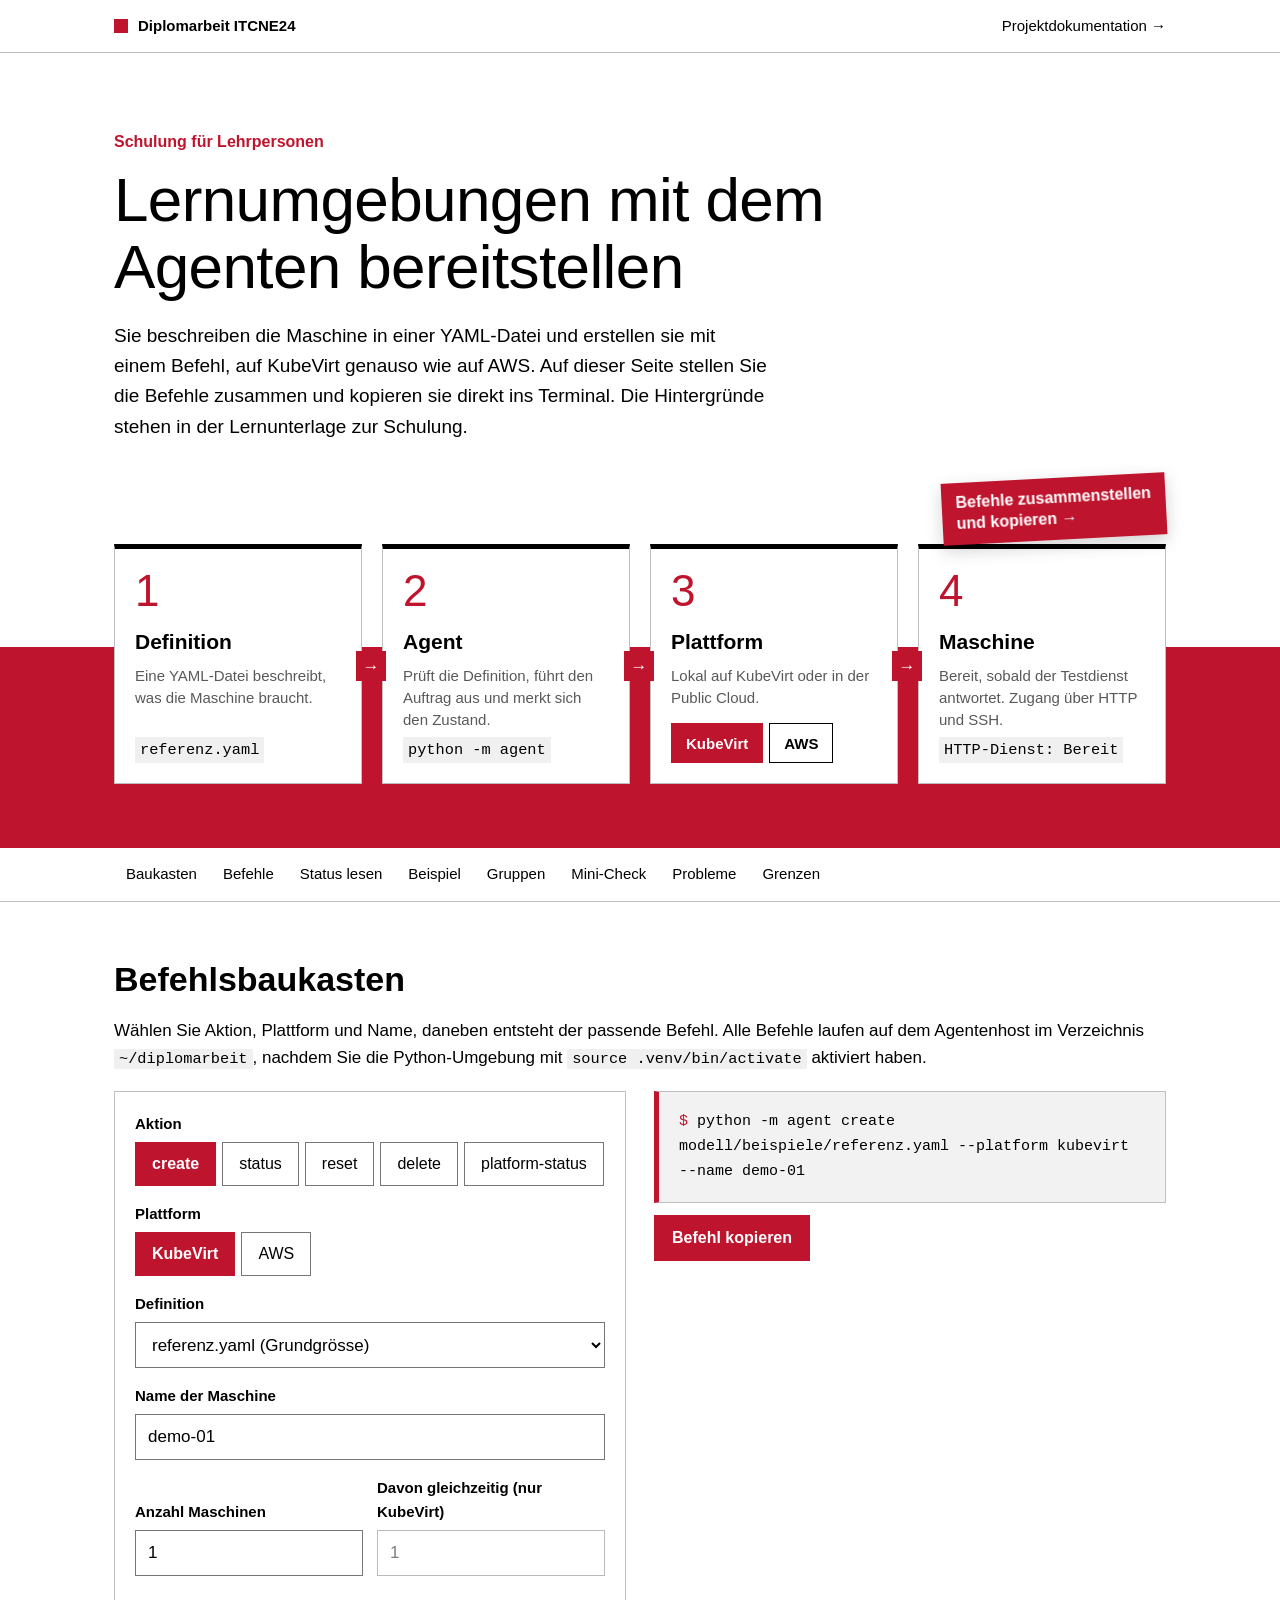
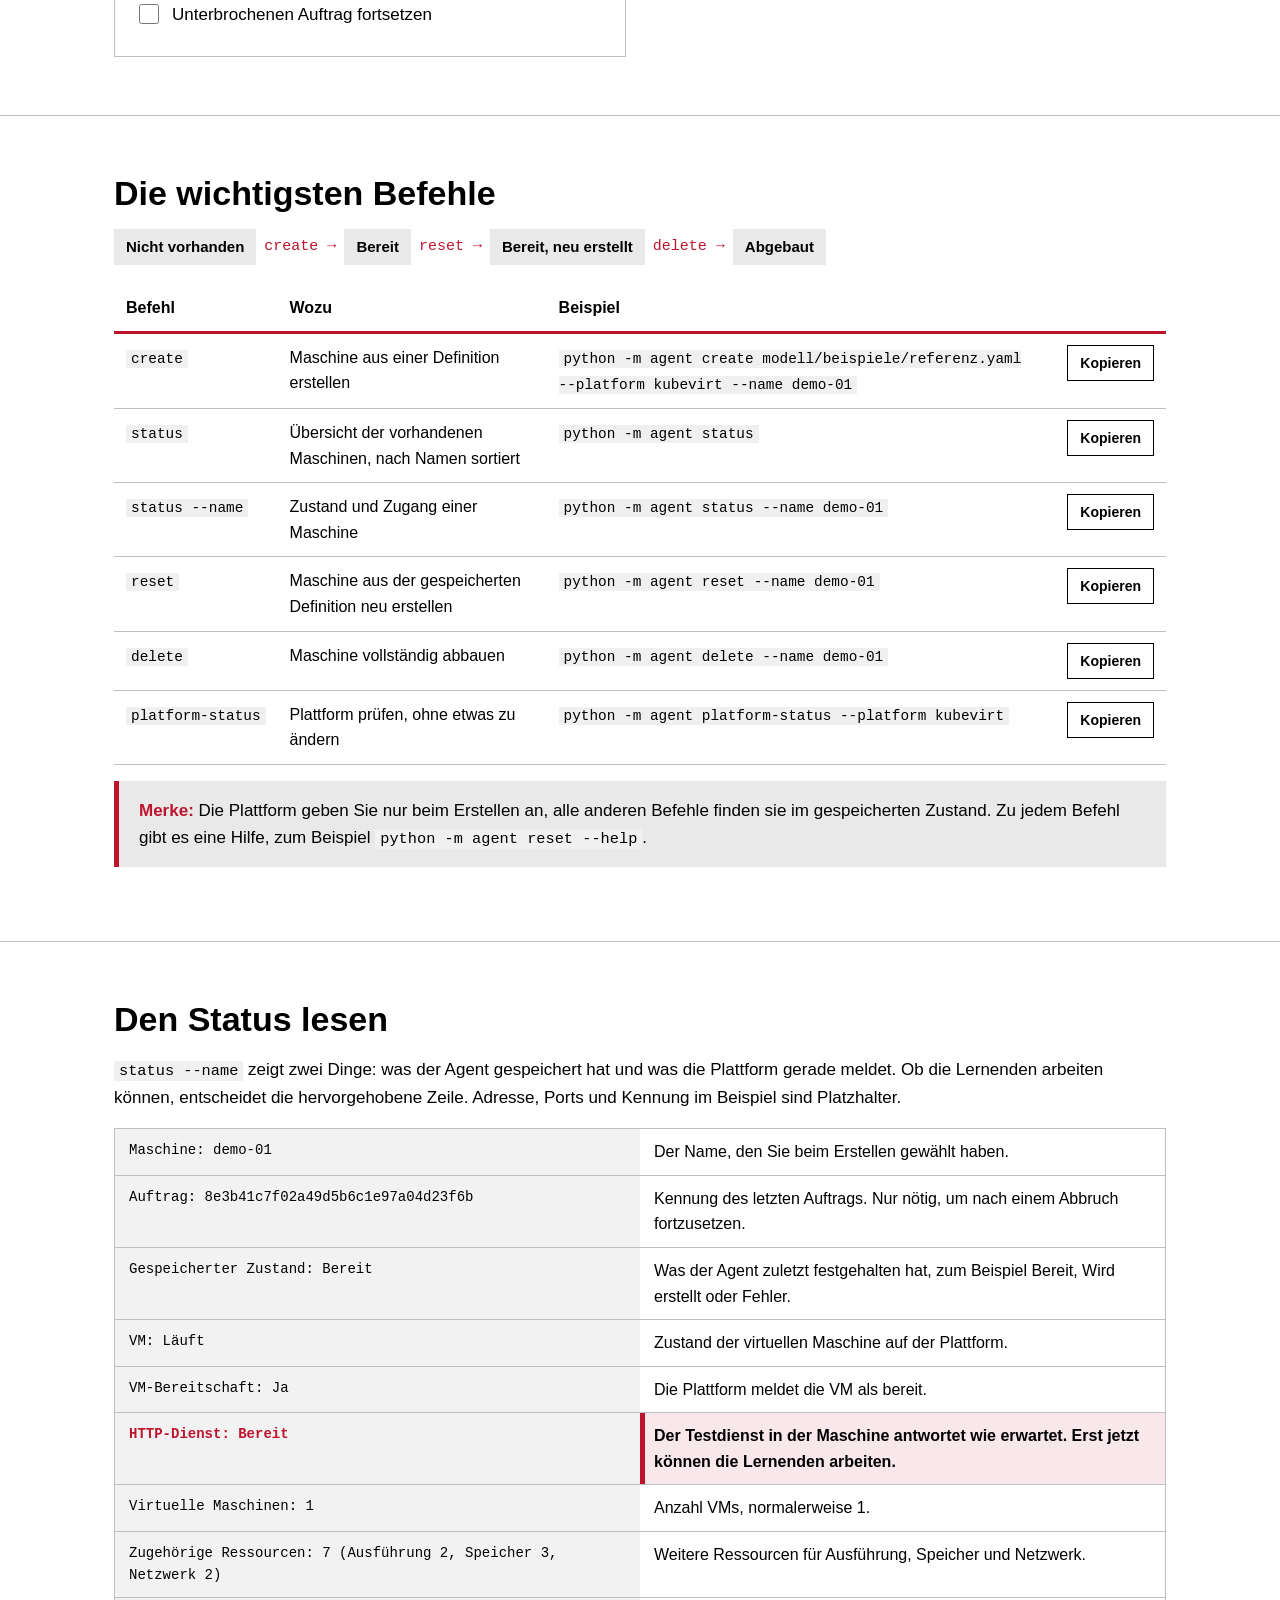
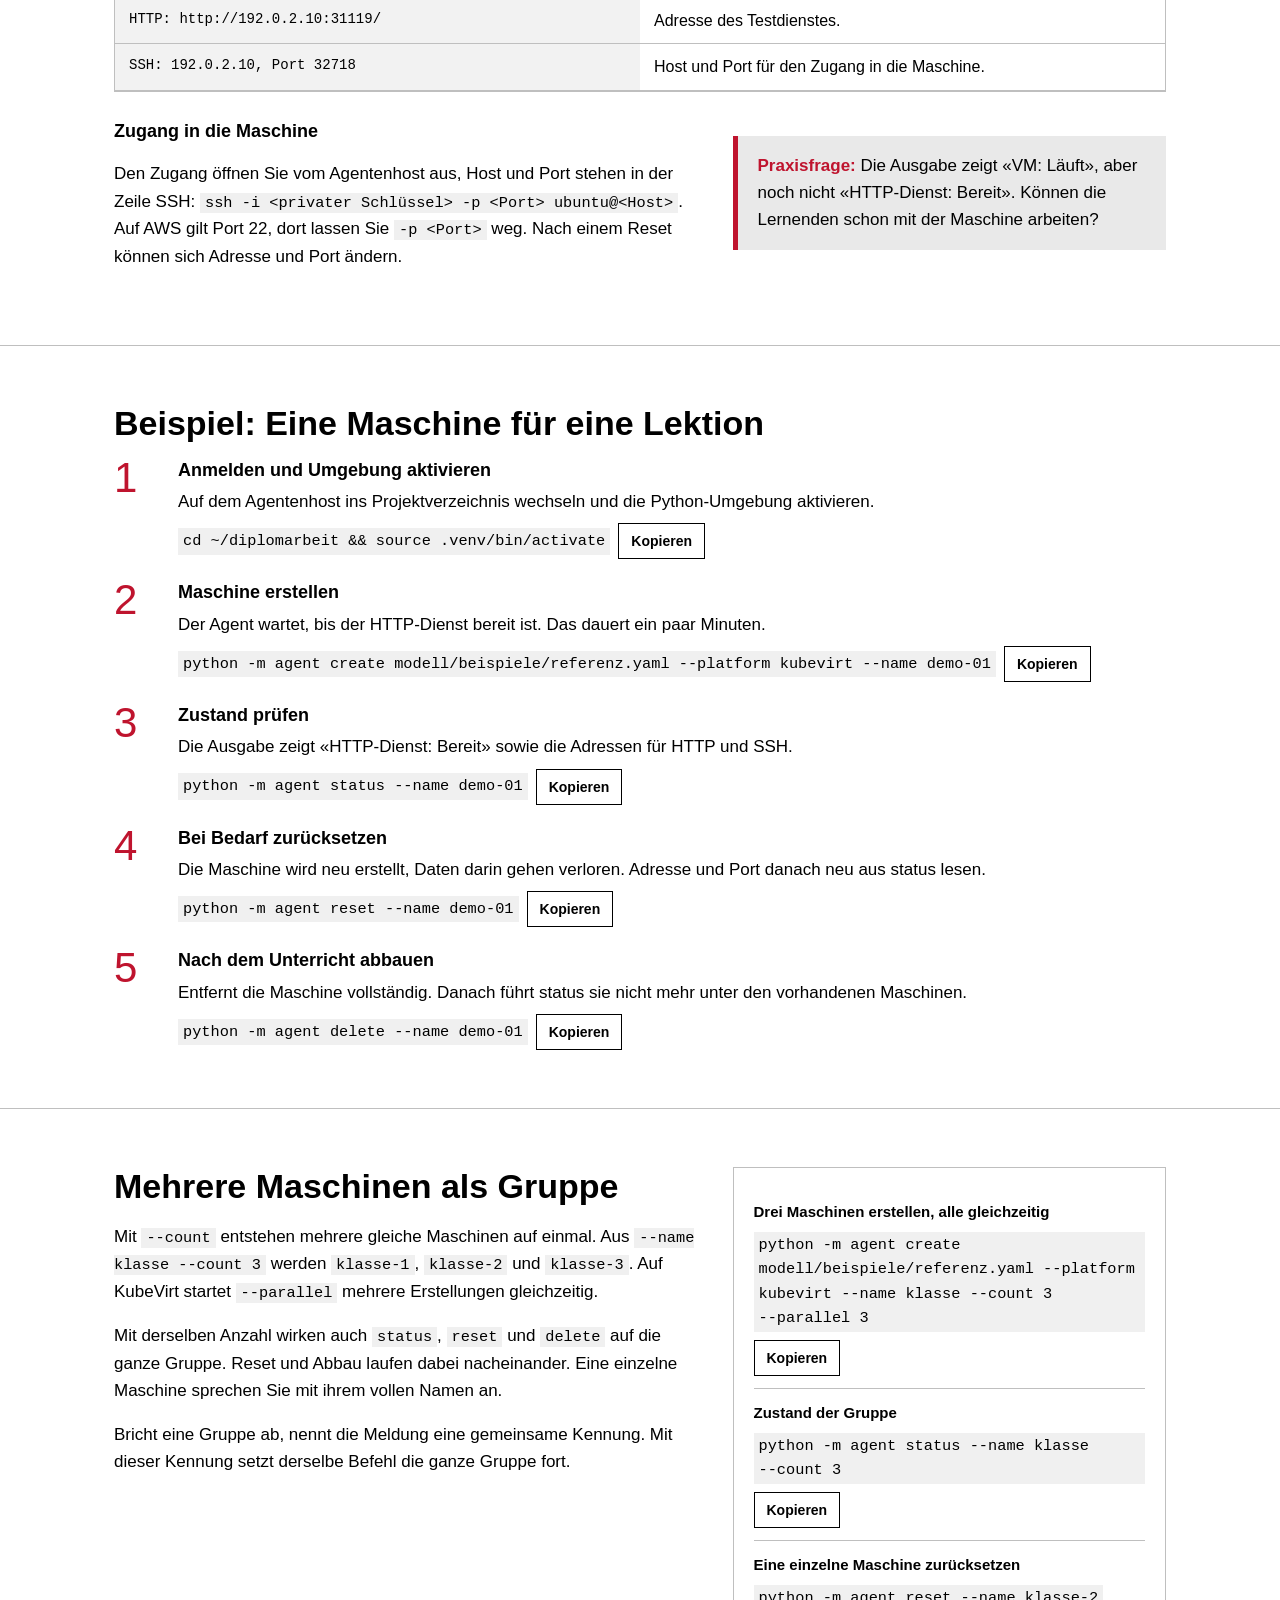
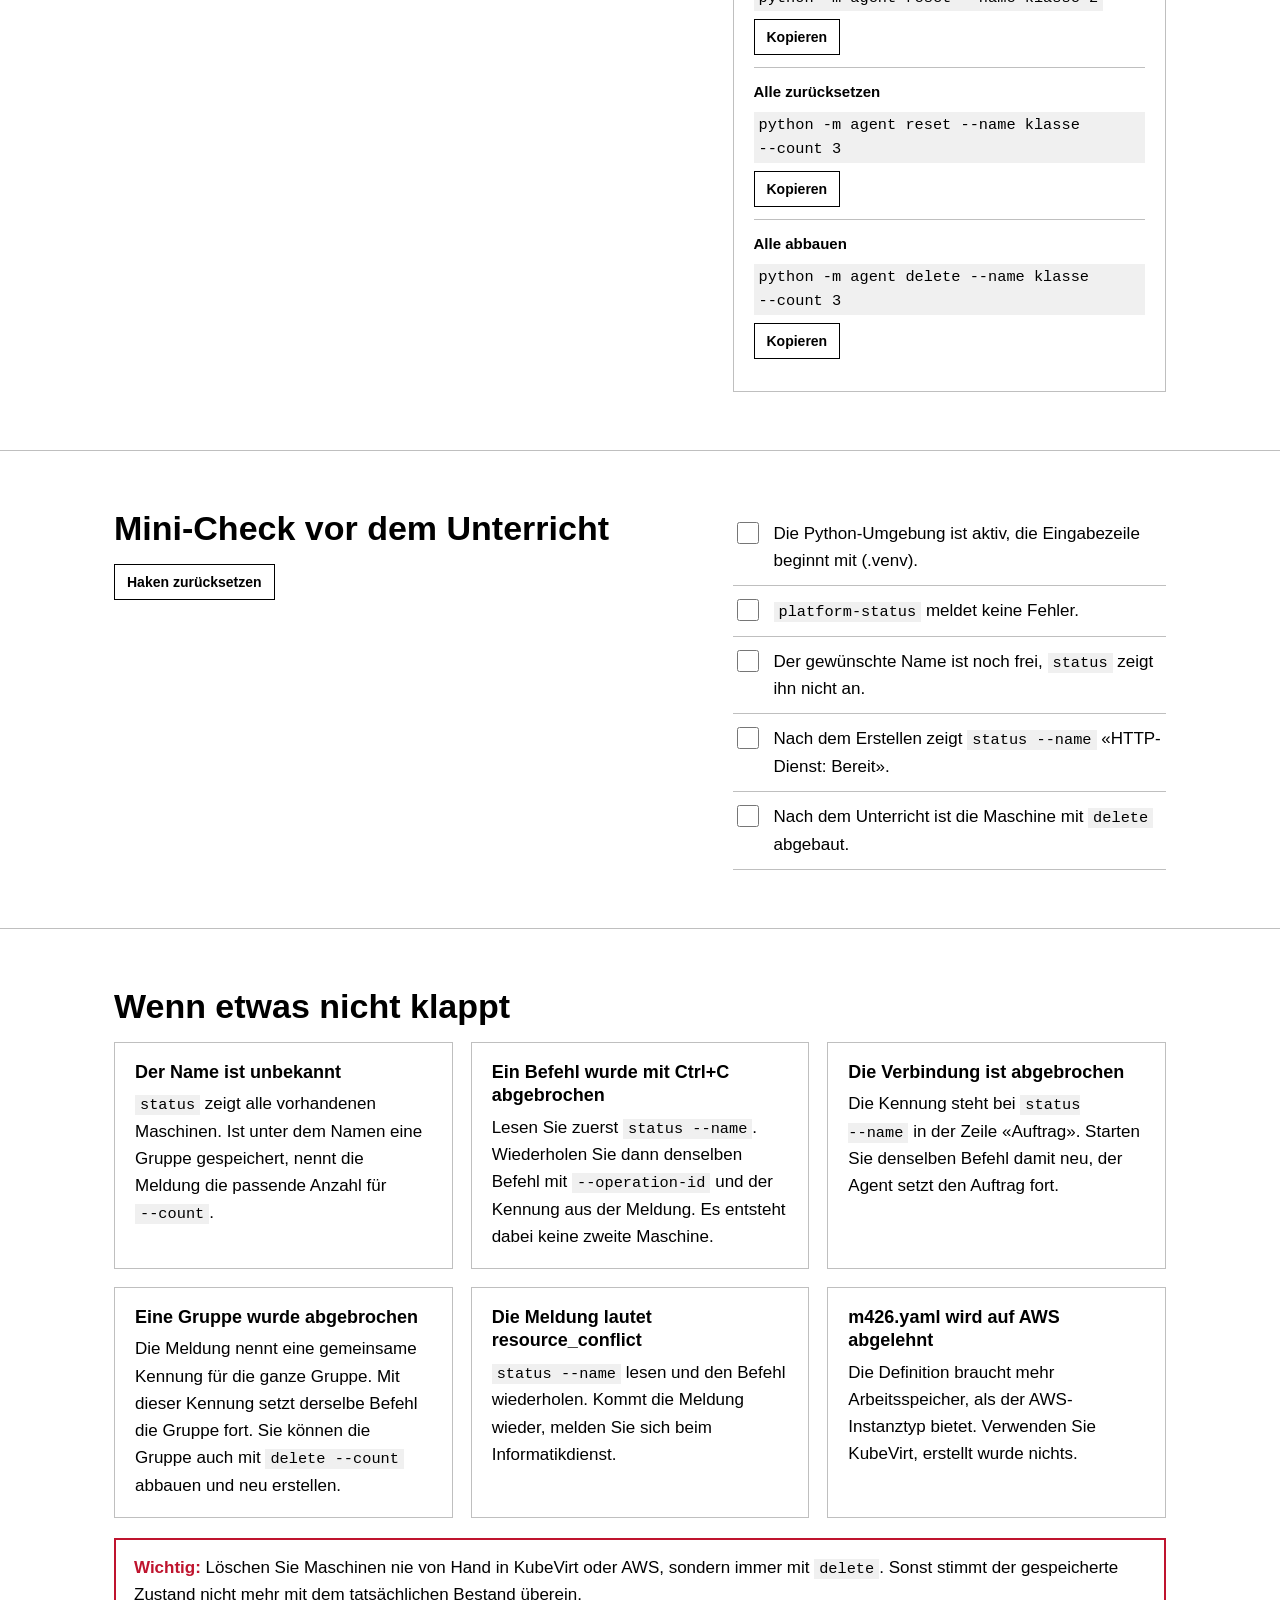
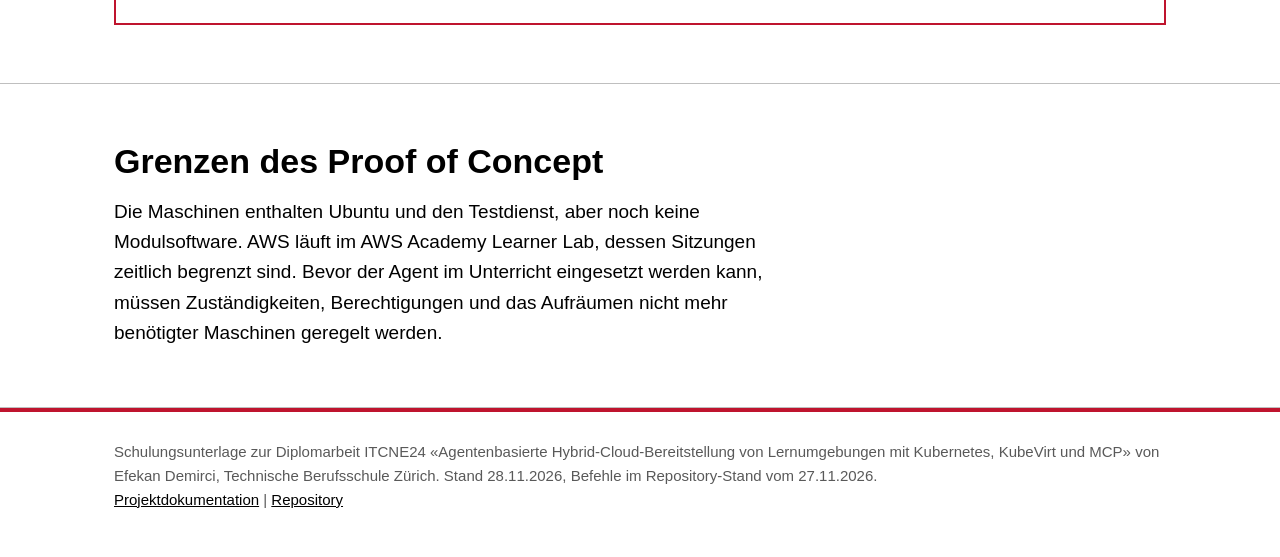
<file: schulung/index.html>
<!DOCTYPE html>
<html lang="de-CH">
<head>
<meta charset="utf-8">
<meta name="viewport" content="width=device-width, initial-scale=1">
<title>Schulung Lernumgebungen | Diplomarbeit ITCNE24</title>
<meta name="description" content="Schulungsseite zum Proof of Concept der Diplomarbeit ITCNE24: Lernumgebungen mit dem Agenten auf KubeVirt und AWS bereitstellen.">
<link rel="icon" href="data:,">
<style>
:root{color-scheme:light;
--bg:#ffffff;--surf:#ffffff;--ink:#000000;--mute:#595959;--line:#bfbfbf;--field:#767676;--soft:#e9e9e9;--code:#f0f0f0;--term:#f2f2f2;
--red:#bf142e;--reddark:#97162a;--tint:#f9e8eb}
*{box-sizing:border-box;min-width:0}
[hidden]{display:none!important}
html{scroll-padding-top:64px;background:#fff}
body{margin:0;background:var(--bg);color:var(--ink);font:17px/1.6 Arial,Helvetica,sans-serif;overflow-x:clip}
code,pre{font-family:Consolas,Menlo,"Courier New",monospace}
code{font-size:.9em;background:var(--code);padding:1px 5px}
.tok{white-space:nowrap}
a{color:var(--red)}
.wrap{max-width:1180px;margin:0 auto;padding-inline:max(5vw,16px)}
.sr{position:absolute;width:1px;height:1px;overflow:hidden;clip-path:inset(50%);white-space:nowrap}
.top{border-bottom:1px solid var(--line)}
.topin{display:flex;justify-content:space-between;align-items:center;gap:16px;padding-block:14px;font-size:15px}
.mark{font-weight:700;display:flex;align-items:center;gap:10px;white-space:nowrap}
.mark i{width:14px;height:14px;background:var(--red);flex:none}
.top a{color:var(--ink);text-decoration:none;white-space:nowrap}
.top a:hover{color:var(--red)}
.short{display:none}
.hero{padding-top:clamp(36px,6vw,76px)}
.kicker{font-weight:700;color:var(--red);margin:0 0 12px;font-size:16px}
h1{font-size:clamp(36px,5.4vw,62px);font-weight:400;line-height:1.08;letter-spacing:-.01em;margin:0 0 20px;max-width:15em;text-wrap:balance}
.lead{margin:0;max-width:62ch;font-size:19px}
.routeband{margin-top:clamp(84px,8vw,104px);background:linear-gradient(to bottom,var(--bg) 0 34%,var(--red) 34% 100%);padding-bottom:clamp(32px,5vw,64px)}
.routewrap{position:relative}
.route{list-style:none;margin:0;padding:0;display:grid;grid-template-columns:repeat(4,minmax(0,1fr));gap:20px}
.st{position:relative;background:var(--surf);border:1px solid var(--line);border-top:5px solid var(--ink);padding:20px 20px 20px;display:flex;flex-direction:column;gap:6px;min-height:240px}
.st:not(:last-child)::after{content:"→";position:absolute;right:-25px;top:50%;transform:translateY(-50%);width:30px;height:30px;display:grid;place-items:center;background:var(--red);color:#fff;font-weight:700;font-size:17px;z-index:2}
.st .n{font-size:44px;line-height:1;color:var(--red)}
.st b{font-size:21px;margin-top:6px}
.st .t{color:var(--mute);font-size:15px;line-height:1.45}
.st code{align-self:flex-start;margin-top:auto}
.st .chips{margin-top:auto}
.chips{display:flex;gap:6px;flex-wrap:wrap}
.chip{font:700 15px Arial,Helvetica,sans-serif;min-height:40px;padding:0 14px;border:1px solid var(--ink);background:var(--surf);color:var(--ink);cursor:pointer}
.chip[aria-pressed=true]{background:var(--red);border-color:var(--red);color:#fff}
.stoerer{position:absolute;right:max(5vw,16px);top:-66px;z-index:3;background:var(--red);color:#fff;font-weight:700;font-size:16px;line-height:1.3;padding:10px 14px;text-decoration:none;transform:rotate(-3deg);box-shadow:0 6px 16px rgba(0,0,0,.18)}
.stoerer:hover{background:var(--reddark)}
.nav{position:sticky;top:0;z-index:5;background:var(--surf);border-bottom:1px solid var(--line)}
.nav .wrap{display:flex;gap:2px;overflow-x:auto}
.nav a{flex:none;text-decoration:none;color:var(--ink);font-size:15px;padding:14px 12px 12px;border-bottom:3px solid transparent}
.nav a:hover{color:var(--red);border-bottom-color:var(--red)}
h2{font-size:clamp(26px,3vw,34px);font-weight:700;line-height:1.15;margin:0 0 16px}
h3{font-size:18px;font-weight:700;line-height:1.3;margin:0 0 6px}
.sec{padding-block:clamp(34px,5vw,58px);border-bottom:1px solid var(--line)}
.two{display:grid;grid-template-columns:minmax(0,1.15fr) minmax(0,.85fr);gap:32px;align-items:start}
.note{background:var(--soft);border-left:5px solid var(--red);padding:16px 20px;margin:16px 0}
.note b{color:var(--red)}
.warn{border:2px solid var(--red);padding:14px 18px;margin:20px 0 0;background:var(--surf)}
.warn b{color:var(--red)}
.cycle{display:flex;flex-wrap:wrap;align-items:center;gap:8px;margin:6px 0 20px}
.cycle span{padding:6px 12px;background:var(--soft);font-weight:700;font-size:15px;white-space:nowrap}
.cycle i{font-style:normal;color:var(--red);font-family:Consolas,Menlo,"Courier New",monospace;font-size:15px;white-space:nowrap}
.tool{display:grid;grid-template-columns:minmax(0,1fr) minmax(0,1fr);gap:28px;align-items:start;margin-top:20px}
.panel{background:var(--surf);border:1px solid var(--line);padding:20px}
.field{margin-bottom:16px}
.lab{display:block;font-weight:700;font-size:15px;margin-bottom:6px}
.seg{display:flex;flex-wrap:wrap;gap:6px}
.seg button{font:16px Arial,Helvetica,sans-serif;min-height:44px;padding:0 16px;border:1px solid var(--field);background:var(--surf);color:var(--ink);cursor:pointer}
.seg button:hover{border-color:var(--red)}
.seg button[aria-pressed=true]{background:var(--red);border-color:var(--red);color:#fff;font-weight:700}
input[type=text],input[type=number],select{font:17px Arial,Helvetica,sans-serif;width:100%;min-height:46px;padding:8px 12px;border:1px solid var(--field);border-radius:0;background:var(--surf);color:var(--ink)}
input:disabled{opacity:.5}
.row2{display:grid;grid-template-columns:minmax(0,1fr) minmax(0,1fr);gap:14px;align-items:end}
.check{display:flex;align-items:center;gap:10px;min-height:44px;cursor:pointer}
.check input{width:20px;height:20px;accent-color:var(--red);flex:none}
.err{font-size:15px;color:var(--red);margin-top:4px;font-weight:700}
.err:empty{display:none}
.out{position:sticky;top:76px}
.cmd{background:var(--term);color:#000;border:1px solid var(--line);border-left:5px solid var(--red);padding:18px 20px;font-size:15px;line-height:1.65;white-space:normal;overflow-x:auto;margin:0 0 12px;min-height:90px}
.cmd .p{color:var(--red);user-select:none}
button.copy{font:700 16px Arial,Helvetica,sans-serif;min-height:46px;padding:0 18px;border:0;background:var(--red);color:#fff;cursor:pointer}
button.copy:hover{background:var(--reddark)}
button.copy:disabled{opacity:.4;cursor:not-allowed}
button.small{min-height:36px;padding:0 12px;font-size:14px;background:var(--surf);color:var(--ink);border:1px solid var(--ink)}
button.small:hover{background:var(--surf);border-color:var(--red);color:var(--red)}
.what{margin:12px 0 0;padding:0;list-style:none}
.what li{padding:9px 0;border-top:1px solid var(--line);font-size:15px}
.scroll{overflow-x:auto}
table{width:100%;border-collapse:collapse;font-size:16px}
th{text-align:left;padding:10px 12px;border-bottom:3px solid var(--red);font-weight:700}
td{padding:11px 12px;border-bottom:1px solid var(--line);vertical-align:top}
td.c{white-space:nowrap}
.status{display:grid;grid-template-columns:minmax(0,1fr) minmax(0,1fr);border:1px solid var(--line);background:var(--surf);margin-bottom:28px}
.srow{display:contents}
.status .l{font-family:Consolas,Menlo,"Courier New",monospace;font-size:14px;padding:10px 14px;background:var(--term);color:#000;border-bottom:1px solid var(--line);overflow-wrap:anywhere}
.status .r{font-size:16px;padding:10px 14px;border-bottom:1px solid var(--line)}
.status .key .l{color:var(--red);font-weight:700}
.status .key .r{background:var(--tint);font-weight:700;box-shadow:inset 5px 0 0 var(--red)}
.steps{counter-reset:s;list-style:none;margin:0;padding:0;display:grid;gap:22px}
.steps li{counter-increment:s;display:grid;grid-template-columns:52px minmax(0,1fr);gap:12px;align-items:start}
.steps li::before{content:counter(s);font-size:42px;line-height:.9;color:var(--red)}
.cmdline{display:flex;flex-wrap:wrap;gap:8px;align-items:center;margin-top:8px}
.cards{display:grid;grid-template-columns:repeat(auto-fit,minmax(min(100%,320px),1fr));gap:18px}
.card{background:var(--surf);border:1px solid var(--line);padding:18px 20px}
.list{margin:0;padding:0;list-style:none}
.list li{display:flex;gap:12px;align-items:flex-start;padding:11px 0;border-bottom:1px solid var(--line)}
.list input{width:22px;height:22px;margin-top:2px;accent-color:var(--red);flex:none}
.gcmd{padding:12px 0;border-bottom:1px solid var(--line)}
.gcmd:last-child{border-bottom:0}
.gcmd .gt{font-weight:700;font-size:15px;margin-bottom:2px}
footer{background:#fff;color:var(--mute);font-size:15px;padding-block:28px 44px;border-top:4px solid var(--red)}
footer a{color:var(--ink)}
:focus-visible{outline:3px solid var(--red);outline-offset:2px}
@media (max-width:900px){.tool,.two{grid-template-columns:minmax(0,1fr)}.out{position:static}}
@media (max-width:760px){.route{grid-template-columns:minmax(0,1fr) minmax(0,1fr)}.st:not(:last-child)::after{display:none}
.routeband{background:var(--red);padding-top:28px;margin-top:40px}.stoerer{position:static;display:inline-block;margin:0 0 22px;transform:rotate(-2deg);background:#fff;color:var(--red)}.stoerer:hover{background:#fff;color:var(--reddark)}
#befehle thead{display:none}#befehle table,#befehle tbody,#befehle tr,#befehle td{display:block}#befehle tr{padding:10px 0;border-bottom:1px solid var(--line)}#befehle td{border:0;padding:3px 0}}
@media (max-width:600px){body{font-size:16px}.full{display:none}.short{display:inline}.route{grid-template-columns:minmax(0,1fr)}.st{min-height:0}
.status{grid-template-columns:minmax(0,1fr)}.status .r{border-bottom:2px solid var(--line)}.row2{grid-template-columns:minmax(0,1fr)}table{font-size:15px}.lead{font-size:17px}}
@media print{.nav,.stoerer,#baukasten,button,.top a{display:none!important}
.routeband{background:none;padding-bottom:0}.st::after{display:none}.sec{padding-block:18px}
.st,.card,.steps li,.srow,tr,.note,.warn,.gcmd{break-inside:avoid}h2,h3{break-after:avoid}}
</style>
</head>
<body>
<header class="top"><div class="wrap topin">
  <span class="mark"><i aria-hidden="true"></i>Diplomarbeit ITCNE24</span>
  <a href="https://cancani.com/diplomarbeit/"><span class="full">Projektdokumentation</span><span class="short">Doku</span> →</a>
</div></header>

<section class="hero" aria-labelledby="titel">
  <div class="wrap">
    <p class="kicker">Schulung für Lehrpersonen</p>
    <h1 id="titel">Lernumgebungen mit dem Agenten bereitstellen</h1>
    <p class="lead">Sie beschreiben die Maschine in einer YAML-Datei und erstellen sie mit einem Befehl, auf KubeVirt genauso wie auf AWS. Auf dieser Seite stellen Sie die Befehle zusammen und kopieren sie direkt ins Terminal. Die Hintergründe stehen in der Lernunterlage zur Schulung.</p>
  </div>
  <div class="routeband">
    <div class="wrap routewrap">
      <a class="stoerer" href="#baukasten">Befehle zusammenstellen<br>und kopieren →</a>
      <ol class="route" aria-label="Weg von der Definition zur Maschine">
        <li class="st"><span class="n">1</span><b>Definition</b><span class="t">Eine YAML-Datei beschreibt, was die Maschine braucht.</span><code>referenz.yaml</code></li>
        <li class="st"><span class="n">2</span><b>Agent</b><span class="t">Prüft die Definition, führt den Auftrag aus und merkt sich den Zustand.</span><code>python -m agent</code></li>
        <li class="st"><span class="n">3</span><b>Plattform</b><span class="t">Lokal auf KubeVirt oder in der Public Cloud.</span><span class="chips"><button class="chip" type="button" data-plat="kubevirt" aria-pressed="true">KubeVirt</button><button class="chip" type="button" data-plat="aws" aria-pressed="false">AWS</button></span></li>
        <li class="st"><span class="n">4</span><b>Maschine</b><span class="t">Bereit, sobald der Testdienst antwortet. Zugang über HTTP und SSH.</span><code>HTTP-Dienst: Bereit</code></li>
      </ol>
    </div>
  </div>
</section>

<nav class="nav" aria-label="Abschnitte"><div class="wrap">
  <a href="#baukasten">Baukasten</a><a href="#befehle">Befehle</a><a href="#status">Status lesen</a><a href="#beispiel">Beispiel</a><a href="#gruppe">Gruppen</a><a href="#minicheck">Mini-Check</a><a href="#probleme">Probleme</a><a href="#grenzen">Grenzen</a>
</div></nav>

<main>
<section class="sec" id="baukasten"><div class="wrap">
  <h2>Befehlsbaukasten</h2>
  <p>Wählen Sie Aktion, Plattform und Name, daneben entsteht der passende Befehl. Alle Befehle laufen auf dem Agentenhost im Verzeichnis <code>~/diplomarbeit</code>, nachdem Sie die Python-Umgebung mit <code>source .venv/bin/activate</code> aktiviert haben.</p>
  <div class="tool">
    <form class="panel" id="form" autocomplete="off">
      <div class="field"><span class="lab">Aktion</span><div class="seg" id="act" role="group" aria-label="Aktion">
        <button type="button" data-v="create" aria-pressed="true">create</button><button type="button" data-v="status" aria-pressed="false">status</button><button type="button" data-v="reset" aria-pressed="false">reset</button><button type="button" data-v="delete" aria-pressed="false">delete</button><button type="button" data-v="platform-status" aria-pressed="false">platform-status</button>
      </div></div>
      <div class="field" id="f-scope"><span class="lab">Umfang</span><div class="seg" id="scope" role="group" aria-label="Umfang">
        <button type="button" data-v="all" aria-pressed="false">Übersicht</button><button type="button" data-v="one" aria-pressed="true">Maschine oder Gruppe</button>
      </div></div>
      <div class="field" id="f-plat"><span class="lab">Plattform</span><div class="seg" id="plat" role="group" aria-label="Plattform">
        <button type="button" data-v="kubevirt" aria-pressed="true">KubeVirt</button><button type="button" data-v="aws" aria-pressed="false">AWS</button>
      </div></div>
      <div class="field" id="f-def"><label class="lab" for="def">Definition</label><select id="def">
        <option value="referenz">referenz.yaml (Grundgrösse)</option><option value="m239">m239.yaml (Modulprofil)</option><option value="m254">m254.yaml (Modulprofil)</option><option value="m426">m426.yaml (mehr Arbeitsspeicher, nur KubeVirt)</option>
      </select></div>
      <div class="field" id="f-name"><label class="lab" for="name">Name der Maschine</label><input type="text" id="name" value="demo-01" spellcheck="false" autocapitalize="off"><div class="err" id="e-name" aria-live="polite"></div></div>
      <div class="row2" id="f-num">
        <div class="field"><label class="lab" for="count">Anzahl Maschinen</label><input type="number" id="count" min="1" max="30" value="1"><div class="err" id="e-count" aria-live="polite"></div></div>
        <div class="field" id="f-par"><label class="lab" for="par">Davon gleichzeitig (nur KubeVirt)</label><input type="number" id="par" min="1" max="30" value="1"></div>
      </div>
      <label class="check" id="f-all"><input type="checkbox" id="all">Auch abgebaute Maschinen zeigen</label>
      <label class="check" id="f-resume"><input type="checkbox" id="resume">Unterbrochenen Auftrag fortsetzen</label>
      <div class="field" id="f-op"><label class="lab" for="op">Operationskennung aus der Meldung oder der Zeile «Auftrag»</label><input type="text" id="op" spellcheck="false" autocapitalize="off" placeholder="zum Beispiel 8e3b41c7f02a49d5b6c1e97a04d23f6b"><div class="err" id="e-op" aria-live="polite"></div></div>
    </form>
    <div class="out">
      <pre class="cmd" id="cmd"></pre>
      <button type="button" class="copy" id="copy">Befehl kopieren</button>
      <ul class="what" id="what"></ul>
    </div>
  </div>
</div></section>

<section class="sec" id="befehle"><div class="wrap">
  <h2>Die wichtigsten Befehle</h2>
  <div class="cycle" aria-label="Lebenszyklus einer Maschine"><span>Nicht vorhanden</span><i>create →</i><span>Bereit</span><i>reset →</i><span>Bereit, neu erstellt</span><i>delete →</i><span>Abgebaut</span></div>
  <div class="scroll"><table>
    <thead><tr><th>Befehl</th><th>Wozu</th><th>Beispiel</th><th><span class="sr">Kopieren</span></th></tr></thead>
    <tbody id="cmds"></tbody>
  </table></div>
  <div class="note"><b>Merke:</b> Die Plattform geben Sie nur beim Erstellen an, alle anderen Befehle finden sie im gespeicherten Zustand. Zu jedem Befehl gibt es eine Hilfe, zum Beispiel <code>python -m agent reset --help</code>.</div>
</div></section>

<section class="sec" id="status"><div class="wrap">
  <h2>Den Status lesen</h2>
  <p><code>status --name</code> zeigt zwei Dinge: was der Agent gespeichert hat und was die Plattform gerade meldet. Ob die Lernenden arbeiten können, entscheidet die hervorgehobene Zeile. Adresse, Ports und Kennung im Beispiel sind Platzhalter.</p>
  <div class="status" id="stat"></div>
  <div class="two">
    <div><h3>Zugang in die Maschine</h3><p>Den Zugang öffnen Sie vom Agentenhost aus, Host und Port stehen in der Zeile SSH: <code>ssh -i &lt;privater Schlüssel&gt; -p &lt;Port&gt; ubuntu@&lt;Host&gt;</code>. Auf AWS gilt Port 22, dort lassen Sie <code>-p &lt;Port&gt;</code> weg. Nach einem Reset können sich Adresse und Port ändern.</p></div>
    <div class="note"><b>Praxisfrage:</b> Die Ausgabe zeigt «VM: Läuft», aber noch nicht «HTTP-Dienst: Bereit». Können die Lernenden schon mit der Maschine arbeiten?</div>
  </div>
</div></section>

<section class="sec" id="beispiel"><div class="wrap">
  <h2>Beispiel: Eine Maschine für eine Lektion</h2>
  <ol class="steps" id="steps"></ol>
</div></section>

<section class="sec" id="gruppe"><div class="wrap two">
  <div>
    <h2>Mehrere Maschinen als Gruppe</h2>
    <p>Mit <code>--count</code> entstehen mehrere gleiche Maschinen auf einmal. Aus <code>--name klasse --count 3</code> werden <code>klasse-1</code>, <code>klasse-2</code> und <code>klasse-3</code>. Auf KubeVirt startet <code>--parallel</code> mehrere Erstellungen gleichzeitig.</p>
    <p>Mit derselben Anzahl wirken auch <code>status</code>, <code>reset</code> und <code>delete</code> auf die ganze Gruppe. Reset und Abbau laufen dabei nacheinander. Eine einzelne Maschine sprechen Sie mit ihrem vollen Namen an.</p>
    <p>Bricht eine Gruppe ab, nennt die Meldung eine gemeinsame Kennung. Mit dieser Kennung setzt derselbe Befehl die ganze Gruppe fort.</p>
  </div>
  <div class="panel" id="groupcmds"></div>
</div></section>

<section class="sec" id="minicheck"><div class="wrap two">
  <div>
    <h2>Mini-Check vor dem Unterricht</h2>
    <button type="button" class="copy small" id="resetcheck">Haken zurücksetzen</button>
  </div>
  <ul class="list" id="checks"></ul>
</div></section>

<section class="sec" id="probleme"><div class="wrap">
  <h2>Wenn etwas nicht klappt</h2>
  <div class="cards" id="cards"></div>
  <div class="warn"><b>Wichtig:</b> Löschen Sie Maschinen nie von Hand in KubeVirt oder AWS, sondern immer mit <code>delete</code>. Sonst stimmt der gespeicherte Zustand nicht mehr mit dem tatsächlichen Bestand überein.</div>
</div></section>

<section class="sec" id="grenzen"><div class="wrap">
  <h2>Grenzen des Proof of Concept</h2>
  <p class="lead">Die Maschinen enthalten Ubuntu und den Testdienst, aber noch keine Modulsoftware. AWS läuft im AWS Academy Learner Lab, dessen Sitzungen zeitlich begrenzt sind. Bevor der Agent im Unterricht eingesetzt werden kann, müssen Zuständigkeiten, Berechtigungen und das Aufräumen nicht mehr benötigter Maschinen geregelt werden.</p>
</div></section>
</main>

<footer><div class="wrap">
  Schulungsunterlage zur Diplomarbeit ITCNE24 «Agentenbasierte Hybrid-Cloud-Bereitstellung von Lernumgebungen mit Kubernetes, KubeVirt und MCP» von Efekan Demirci, Technische Berufsschule Zürich. Stand 28.11.2026, Befehle im Repository-Stand vom 27.11.2026.<br>
  <a href="https://cancani.com/diplomarbeit/">Projektdokumentation</a> | <a href="https://github.com/Cancani/diplomarbeit">Repository</a>
</div></footer>
<div class="sr" id="live" aria-live="polite"></div>

<script>
(() => {
// Hilfsfunktionen: Element holen, HTML maskieren, `code` in Texten umsetzen
const $ = id => document.getElementById(id);
const esc = s => String(s).replace(/[&<>"']/g, c => ({'&': '&amp;', '<': '&lt;', '>': '&gt;', '"': '&quot;', "'": '&#39;'}[c]));
const fmt = s => esc(s).replace(/`([^`]+)`/g, '<code>$1</code>');
// Befehle in Wörter zerlegen, damit sie nur an Leerzeichen umbrechen
const tokens = s => String(s).split(' ').map(t => `<span class="tok">${esc(t)}</span>`).join(' ');
function tokenize() {
  for (const el of document.querySelectorAll('main code, .hero code')) {
    if (el.dataset.tok) continue;
    el.dataset.tok = '1';
    el.innerHTML = tokens(el.textContent);
  }
}
const A = 'python -m agent ';
const ID = /^[a-z0-9]+(?:-[a-z0-9]+)*$/;
// localStorage kann gesperrt sein, deshalb immer mit try/catch
const store = {
  get(key, fallback) { try { const v = localStorage.getItem(key); return v === null ? fallback : JSON.parse(v) } catch (e) { return fallback } },
  set(key, value) { try { localStorage.setItem(key, JSON.stringify(value)) } catch (e) {} }
};

// Kopieren: zuerst Clipboard-API, sonst Fallback über ein verstecktes Textfeld
async function copyText(text, button) {
  let ok = false;
  try { await navigator.clipboard.writeText(text); ok = true } catch (e) {}
  if (!ok) {
    try {
      const t = document.createElement('textarea');
      t.value = text; t.setAttribute('readonly', ''); t.style.position = 'fixed'; t.style.opacity = '0';
      document.body.appendChild(t); t.select(); ok = document.execCommand('copy'); t.remove();
    } catch (e) {}
  }
  if (button) {
    if (!button.dataset.label) button.dataset.label = button.textContent;
    button.textContent = ok ? 'Kopiert' : 'Bitte markieren';
    clearTimeout(button._timer);
    button._timer = setTimeout(() => { button.textContent = button.dataset.label }, 1800);
  }
  $('live').textContent = ok ? 'In die Zwischenablage kopiert.' : 'Kopieren nicht möglich, bitte von Hand markieren.';
}
document.addEventListener('click', e => {
  const b = e.target.closest('button[data-copy]');
  if (b && !b.disabled) copyText(b.dataset.copy, b);
});
const copyButton = (text, label = 'Kopieren') => `<button type="button" class="copy small" data-copy="${esc(text)}">${label}</button>`;

// Befehlsbaukasten: Zustand der Auswahl und Aufbau des Befehls
const S = {act: 'create', plat: 'kubevirt', scope: 'one'};
const CHANGING = ['create', 'reset', 'delete'];
const press = (id, v) => { for (const b of $(id).querySelectorAll('button')) b.setAttribute('aria-pressed', String(b.dataset.v === v)) };
function setPlat(v) {
  S.plat = v; press('plat', v);
  for (const c of document.querySelectorAll('.chip')) c.setAttribute('aria-pressed', String(c.dataset.plat === v));
  build();
}
function normalize() {
  const count = Math.min(30, Math.max(1, parseInt($('count').value, 10) || 1));
  $('count').value = count;
  $('par').value = Math.min(count, Math.max(1, parseInt($('par').value, 10) || 1));
}
function build() {
  const act = S.act, kv = S.plat === 'kubevirt';
  const overview = act === 'status' && S.scope === 'all';
  const named = act !== 'platform-status' && !overview;
  const resume = CHANGING.includes(act) && $('resume').checked;
  const show = (id, on) => { $(id).hidden = !on };
  show('f-scope', act === 'status'); show('f-plat', act === 'create' || act === 'platform-status');
  show('f-def', act === 'create'); show('f-name', named); show('f-num', named); show('f-par', act === 'create');
  show('f-all', overview); show('f-resume', CHANGING.includes(act)); show('f-op', resume);

  const name = $('name').value.trim(), def = $('def').value, op = $('op').value.trim();
  const rawCount = Number($('count').value);
  const countOk = Number.isInteger(rawCount) && rawCount >= 1 && rawCount <= 30;
  const count = countOk ? rawCount : Math.min(30, Math.max(1, Math.trunc(rawCount) || 1));
  const parOn = act === 'create' && kv && count > 1;
  $('par').disabled = !parOn;
  if (!parOn) $('par').value = 1;
  $('par').max = count;
  const par = Math.min(count, Math.max(1, parseInt($('par').value, 10) || 1));

  let nameErr = '';
  if (named) {
    const longest = count > 1 ? `${name}-${count}` : name;
    if (!name) nameErr = 'Bitte einen Namen angeben.';
    else if (!ID.test(name) || longest.length > 63) nameErr = 'Erlaubt sind Kleinbuchstaben, Ziffern und einzelne Bindestriche, höchstens 63 Zeichen. Beispiel: demo-01';
  }
  const countErr = named && !countOk ? 'Erlaubt sind 1 bis 30 Maschinen.' : '';
  const opErr = resume && op && !ID.test(op) ? 'Die Kennung besteht aus Kleinbuchstaben, Ziffern und Bindestrichen.' : '';
  $('e-name').textContent = nameErr; $('e-count').textContent = countErr; $('e-op').textContent = opErr;

  const errs = [];
  const nm = name || '<Name>';
  let c;
  if (act === 'platform-status') {
    c = A + 'platform-status --platform ' + S.plat;
  } else if (overview) {
    c = A + 'status' + ($('all').checked ? ' --all' : '');
  } else {
    c = A + act + (act === 'create' ? ` modell/beispiele/${def}.yaml --platform ${S.plat}` : '') + ' --name ' + nm;
    if (count > 1) c += ' --count ' + count;
    if (parOn && par > 1) c += ' --parallel ' + par;
    if (resume) c += ' --operation-id ' + (op || '<Kennung>');
    if (act === 'create' && def === 'm426' && !kv) errs.push('m426.yaml braucht mehr Arbeitsspeicher, als der AWS-Instanztyp bietet. Auf KubeVirt verwenden.');
  }
  $('cmd').innerHTML = '<span class="p" aria-hidden="true">$ </span>' + tokens(c);
  $('copy').dataset.copy = c;
  $('copy').disabled = Boolean(nameErr || countErr || opErr || errs.length);
  $('what').innerHTML = errs.map(e => `<li class="err">${esc(e)}</li>`).join('');
}
$('act').addEventListener('click', e => { const b = e.target.closest('button'); if (!b) return; S.act = b.dataset.v; press('act', S.act); build() });
$('scope').addEventListener('click', e => { const b = e.target.closest('button'); if (!b) return; S.scope = b.dataset.v; press('scope', S.scope); build() });
$('plat').addEventListener('click', e => { const b = e.target.closest('button'); if (b) setPlat(b.dataset.v) });
for (const chip of document.querySelectorAll('.chip')) chip.addEventListener('click', () => setPlat(chip.dataset.plat));
$('form').addEventListener('input', build);
$('form').addEventListener('change', e => { if (e.target.id === 'count' || e.target.id === 'par') normalize(); build() });
$('form').addEventListener('submit', e => e.preventDefault());

// Inhalte der übrigen Abschnitte
const CMDS = [
  ['create', 'Maschine aus einer Definition erstellen', 'create modell/beispiele/referenz.yaml --platform kubevirt --name demo-01'],
  ['status', 'Übersicht der vorhandenen Maschinen, nach Namen sortiert', 'status'],
  ['status --name', 'Zustand und Zugang einer Maschine', 'status --name demo-01'],
  ['reset', 'Maschine aus der gespeicherten Definition neu erstellen', 'reset --name demo-01'],
  ['delete', 'Maschine vollständig abbauen', 'delete --name demo-01'],
  ['platform-status', 'Plattform prüfen, ohne etwas zu ändern', 'platform-status --platform kubevirt']];
$('cmds').innerHTML = CMDS.map(r => `<tr><td class="c"><code>${esc(r[0])}</code></td><td>${esc(r[1])}</td><td><code>${esc(A + r[2])}</code></td><td>${copyButton(A + r[2])}</td></tr>`).join('');

const STAT = [
  ['Maschine: demo-01', 'Der Name, den Sie beim Erstellen gewählt haben.'],
  ['Auftrag: 8e3b41c7f02a49d5b6c1e97a04d23f6b', 'Kennung des letzten Auftrags. Nur nötig, um nach einem Abbruch fortzusetzen.'],
  ['Gespeicherter Zustand: Bereit', 'Was der Agent zuletzt festgehalten hat, zum Beispiel Bereit, Wird erstellt oder Fehler.'],
  ['VM: Läuft', 'Zustand der virtuellen Maschine auf der Plattform.'],
  ['VM-Bereitschaft: Ja', 'Die Plattform meldet die VM als bereit.'],
  ['HTTP-Dienst: Bereit', 'Der Testdienst in der Maschine antwortet wie erwartet. Erst jetzt können die Lernenden arbeiten.', true],
  ['Virtuelle Maschinen: 1', 'Anzahl VMs, normalerweise 1.'],
  ['Zugehörige Ressourcen: 7 (Ausführung 2, Speicher 3, Netzwerk 2)', 'Weitere Ressourcen für Ausführung, Speicher und Netzwerk.'],
  ['HTTP: http://192.0.2.10:31119/', 'Adresse des Testdienstes.'],
  ['SSH: 192.0.2.10, Port 32718', 'Host und Port für den Zugang in die Maschine.']];
$('stat').innerHTML = STAT.map(r => `<div class="srow${r[2] ? ' key' : ''}"><div class="l">${esc(r[0])}</div><div class="r">${esc(r[1])}</div></div>`).join('');

const STEPS = [
  ['Anmelden und Umgebung aktivieren', 'Auf dem Agentenhost ins Projektverzeichnis wechseln und die Python-Umgebung aktivieren.', 'cd ~/diplomarbeit && source .venv/bin/activate'],
  ['Maschine erstellen', 'Der Agent wartet, bis der HTTP-Dienst bereit ist. Das dauert ein paar Minuten.', A + 'create modell/beispiele/referenz.yaml --platform kubevirt --name demo-01'],
  ['Zustand prüfen', 'Die Ausgabe zeigt «HTTP-Dienst: Bereit» sowie die Adressen für HTTP und SSH.', A + 'status --name demo-01'],
  ['Bei Bedarf zurücksetzen', 'Die Maschine wird neu erstellt, Daten darin gehen verloren. Adresse und Port danach neu aus status lesen.', A + 'reset --name demo-01'],
  ['Nach dem Unterricht abbauen', 'Entfernt die Maschine vollständig. Danach führt status sie nicht mehr unter den vorhandenen Maschinen.', A + 'delete --name demo-01']];
$('steps').innerHTML = STEPS.map(s => `<li><div><h3>${esc(s[0])}</h3><div>${esc(s[1])}</div><div class="cmdline"><code>${esc(s[2])}</code>${copyButton(s[2])}</div></div></li>`).join('');

const GROUP = [
  ['Drei Maschinen erstellen, alle gleichzeitig', 'create modell/beispiele/referenz.yaml --platform kubevirt --name klasse --count 3 --parallel 3'],
  ['Zustand der Gruppe', 'status --name klasse --count 3'],
  ['Eine einzelne Maschine zurücksetzen', 'reset --name klasse-2'],
  ['Alle zurücksetzen', 'reset --name klasse --count 3'],
  ['Alle abbauen', 'delete --name klasse --count 3']];
$('groupcmds').innerHTML = GROUP.map(g => `<div class="gcmd"><div class="gt">${esc(g[0])}</div><div class="cmdline"><code>${esc(A + g[1])}</code>${copyButton(A + g[1])}</div></div>`).join('');

const CHECKS = [
  'Die Python-Umgebung ist aktiv, die Eingabezeile beginnt mit (.venv).',
  '`platform-status` meldet keine Fehler.',
  'Der gewünschte Name ist noch frei, `status` zeigt ihn nicht an.',
  'Nach dem Erstellen zeigt `status --name` «HTTP-Dienst: Bereit».',
  'Nach dem Unterricht ist die Maschine mit `delete` abgebaut.'];
let done = store.get('schulung-lernumgebungen-checks', []);
if (!Array.isArray(done)) done = [];
const drawChecks = () => { $('checks').innerHTML = CHECKS.map((t, i) => `<li><input type="checkbox" id="ck${i}" data-i="${i}"${done.includes(i) ? ' checked' : ''}><label for="ck${i}">${fmt(t)}</label></li>`).join(''); tokenize() };
drawChecks();
$('checks').addEventListener('change', e => {
  const i = Number(e.target.dataset.i);
  done = e.target.checked ? [...new Set([...done, i])] : done.filter(x => x !== i);
  store.set('schulung-lernumgebungen-checks', done);
});
$('resetcheck').addEventListener('click', () => { done = []; store.set('schulung-lernumgebungen-checks', done); drawChecks() });

const CARDS = [
  ['Der Name ist unbekannt', '`status` zeigt alle vorhandenen Maschinen. Ist unter dem Namen eine Gruppe gespeichert, nennt die Meldung die passende Anzahl für `--count`.'],
  ['Ein Befehl wurde mit Ctrl+C abgebrochen', 'Lesen Sie zuerst `status --name`. Wiederholen Sie dann denselben Befehl mit `--operation-id` und der Kennung aus der Meldung. Es entsteht dabei keine zweite Maschine.'],
  ['Die Verbindung ist abgebrochen', 'Die Kennung steht bei `status --name` in der Zeile «Auftrag». Starten Sie denselben Befehl damit neu, der Agent setzt den Auftrag fort.'],
  ['Eine Gruppe wurde abgebrochen', 'Die Meldung nennt eine gemeinsame Kennung für die ganze Gruppe. Mit dieser Kennung setzt derselbe Befehl die Gruppe fort. Sie können die Gruppe auch mit `delete --count` abbauen und neu erstellen.'],
  ['Die Meldung lautet resource_conflict', '`status --name` lesen und den Befehl wiederholen. Kommt die Meldung wieder, melden Sie sich beim Informatikdienst.'],
  ['m426.yaml wird auf AWS abgelehnt', 'Die Definition braucht mehr Arbeitsspeicher, als der AWS-Instanztyp bietet. Verwenden Sie KubeVirt, erstellt wurde nichts.']];
$('cards').innerHTML = CARDS.map(c => `<div class="card"><h3>${esc(c[0])}</h3><div>${fmt(c[1])}</div></div>`).join('');

build();
tokenize();
})();
</script>
</body>
</html>
</file>
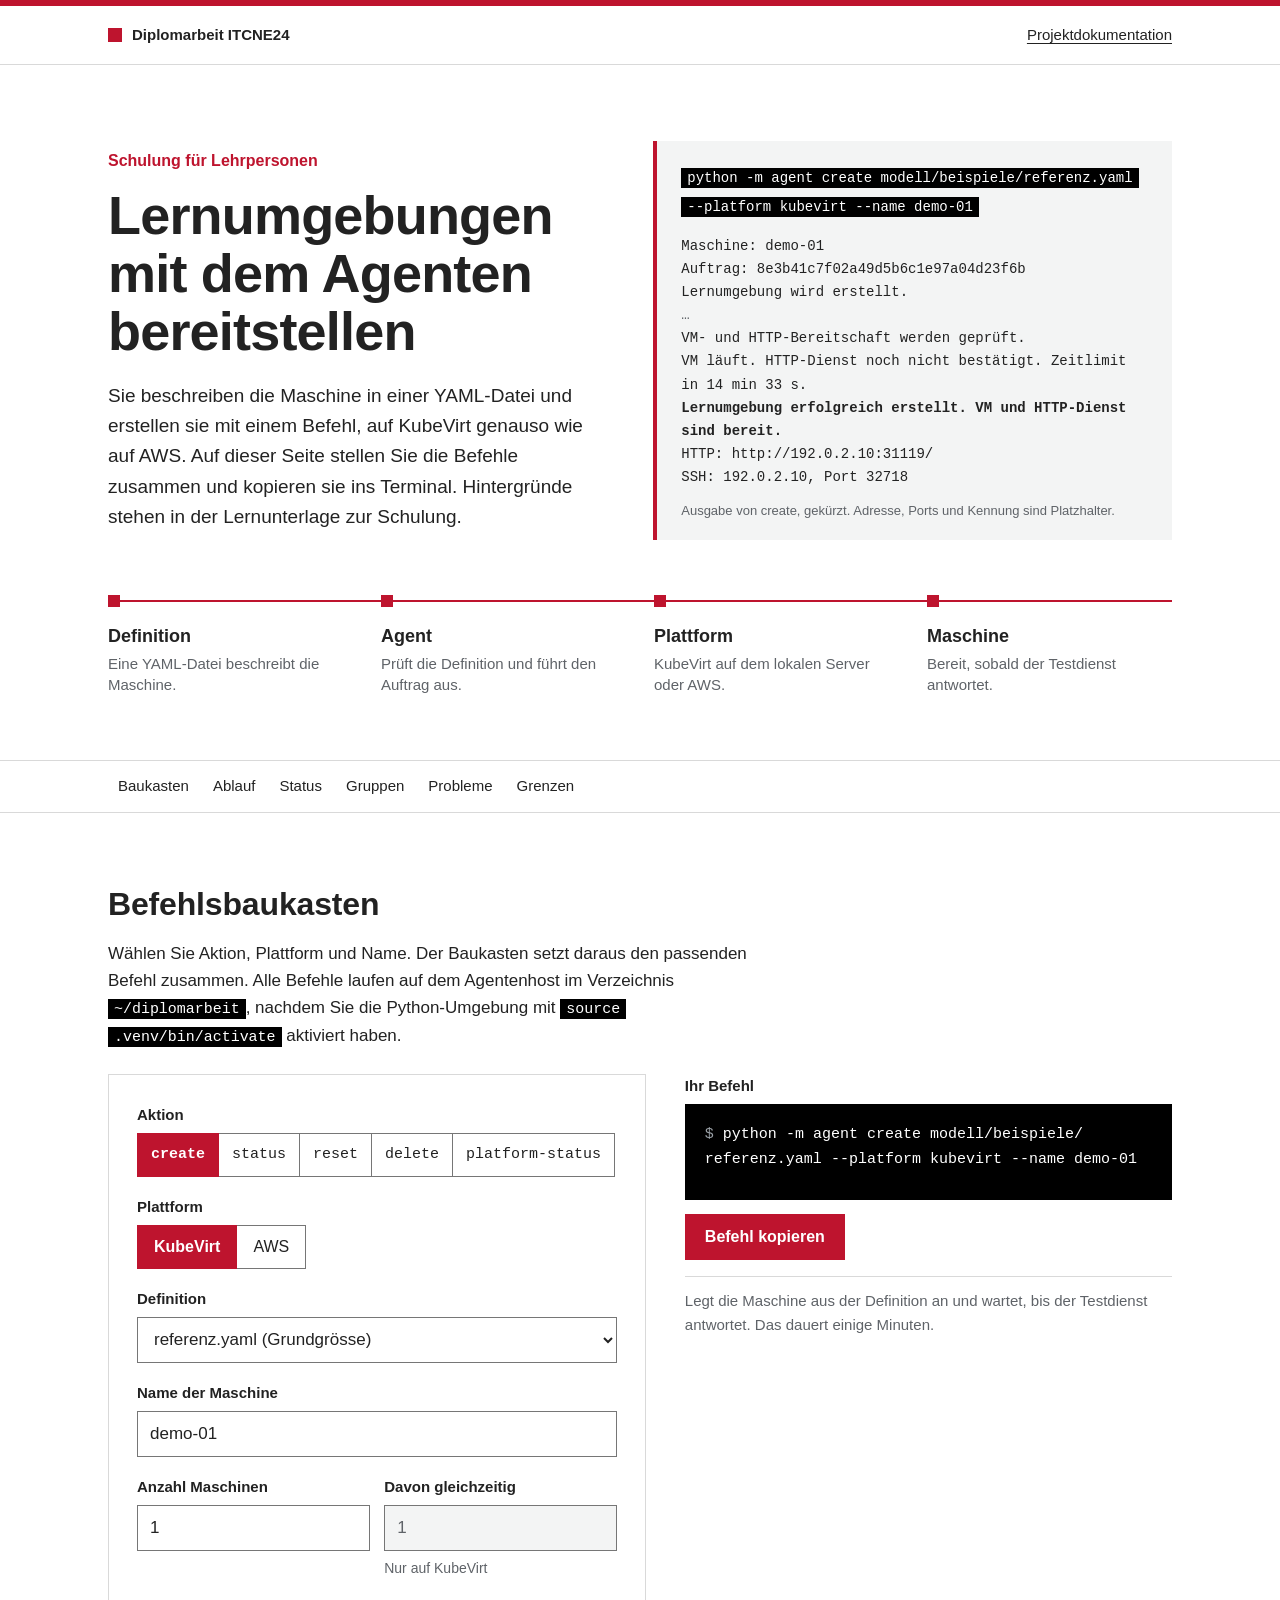
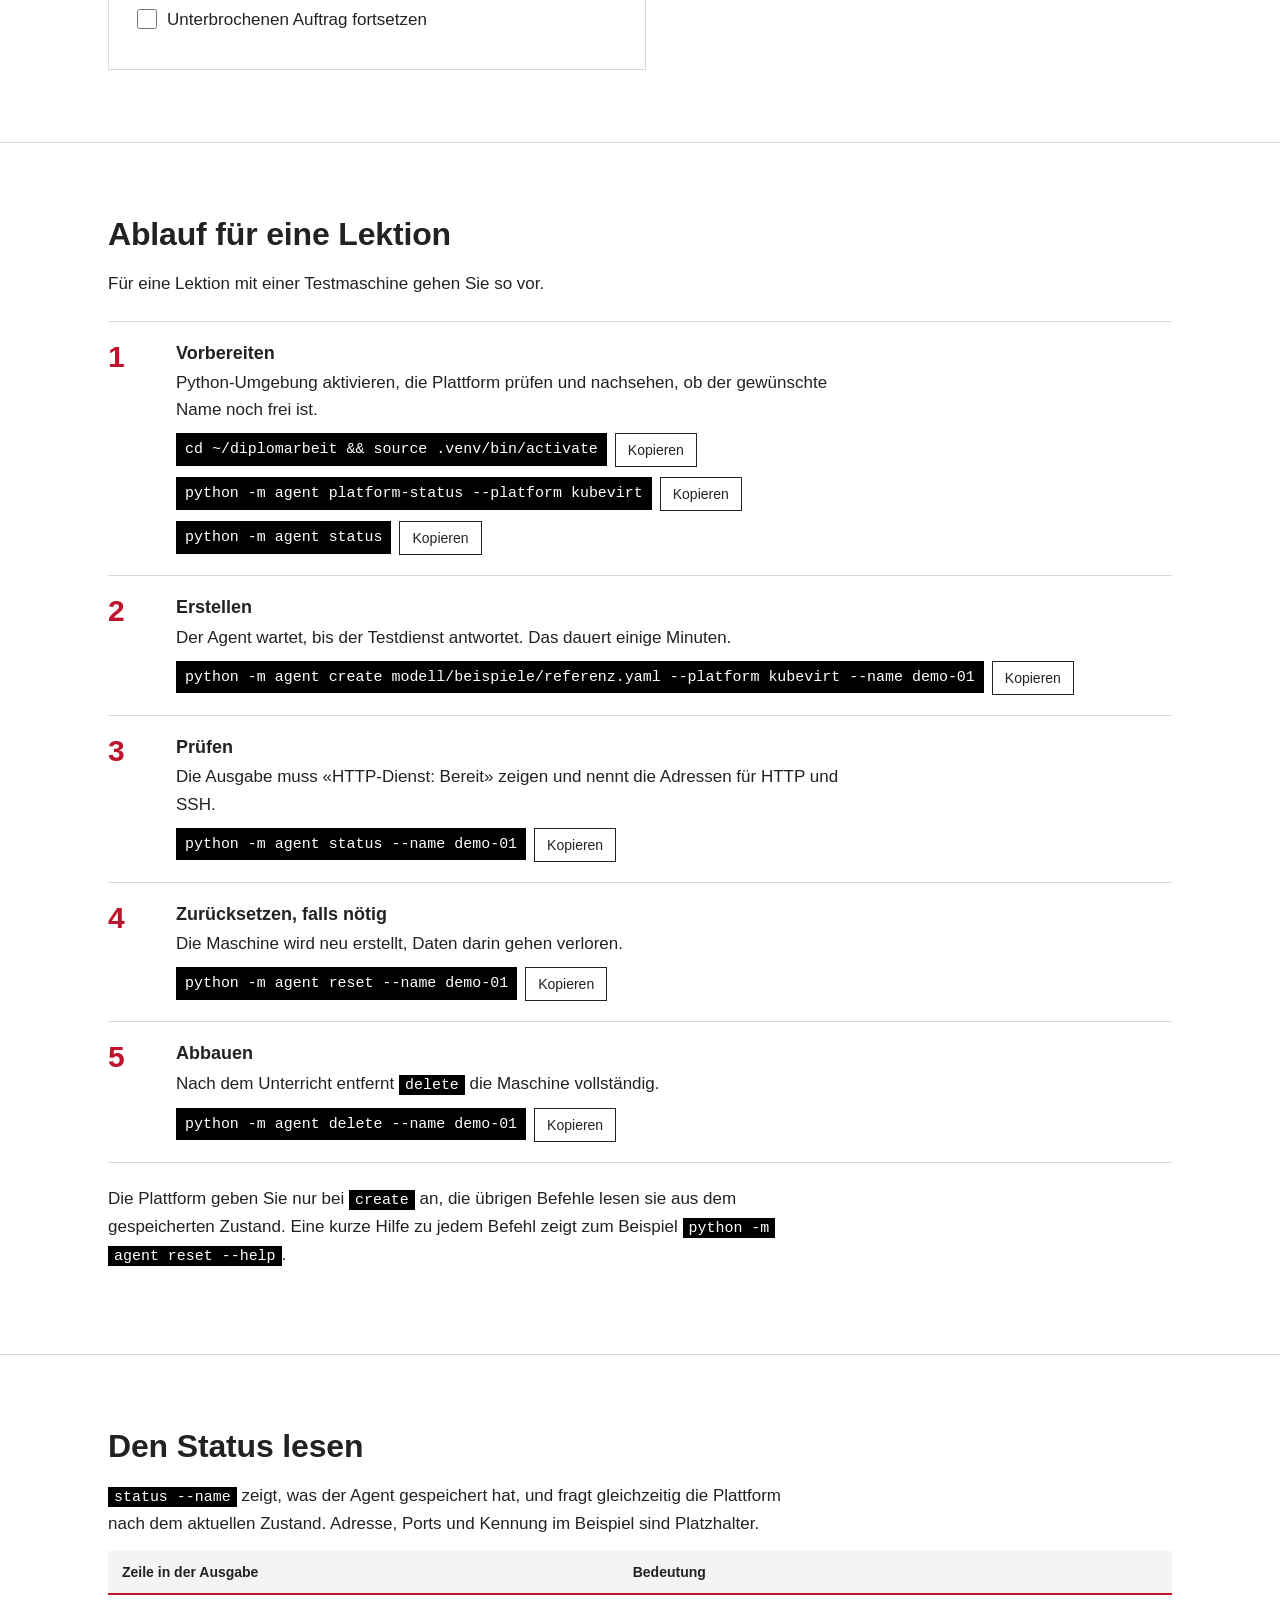
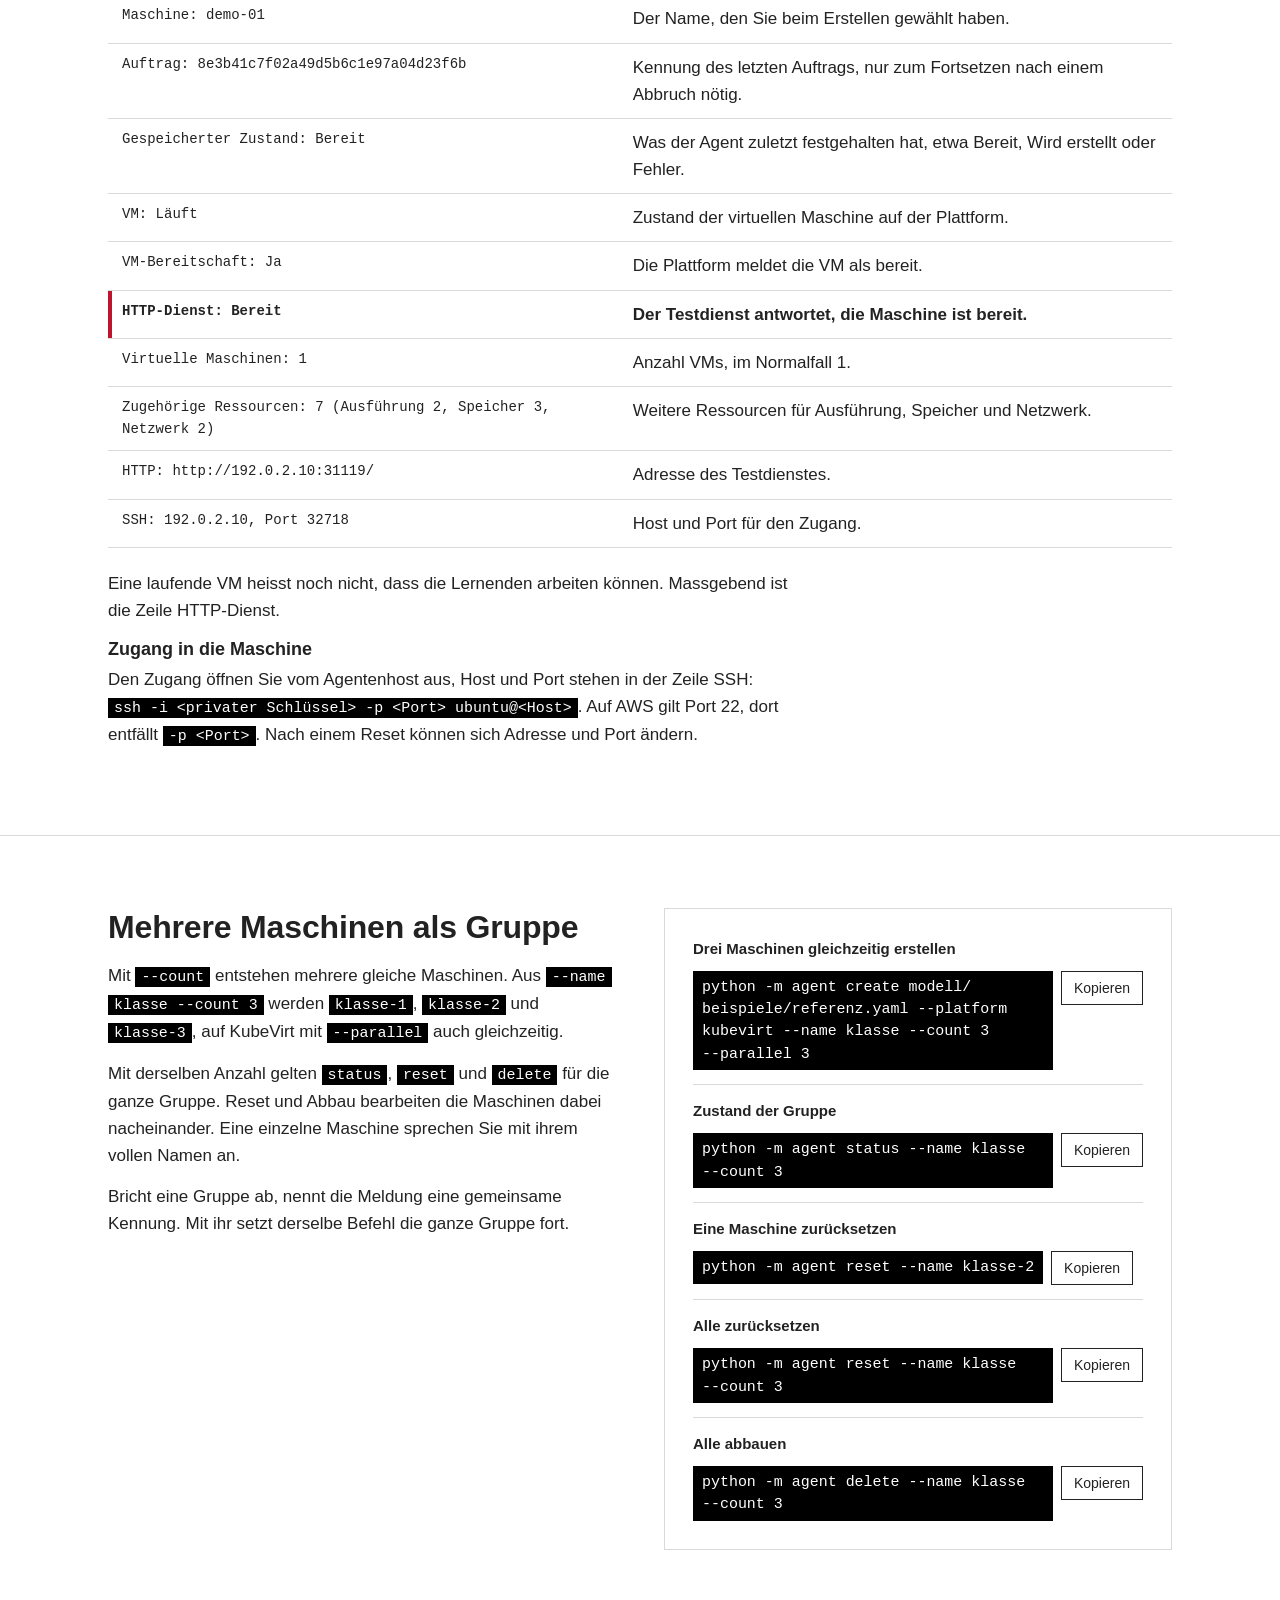
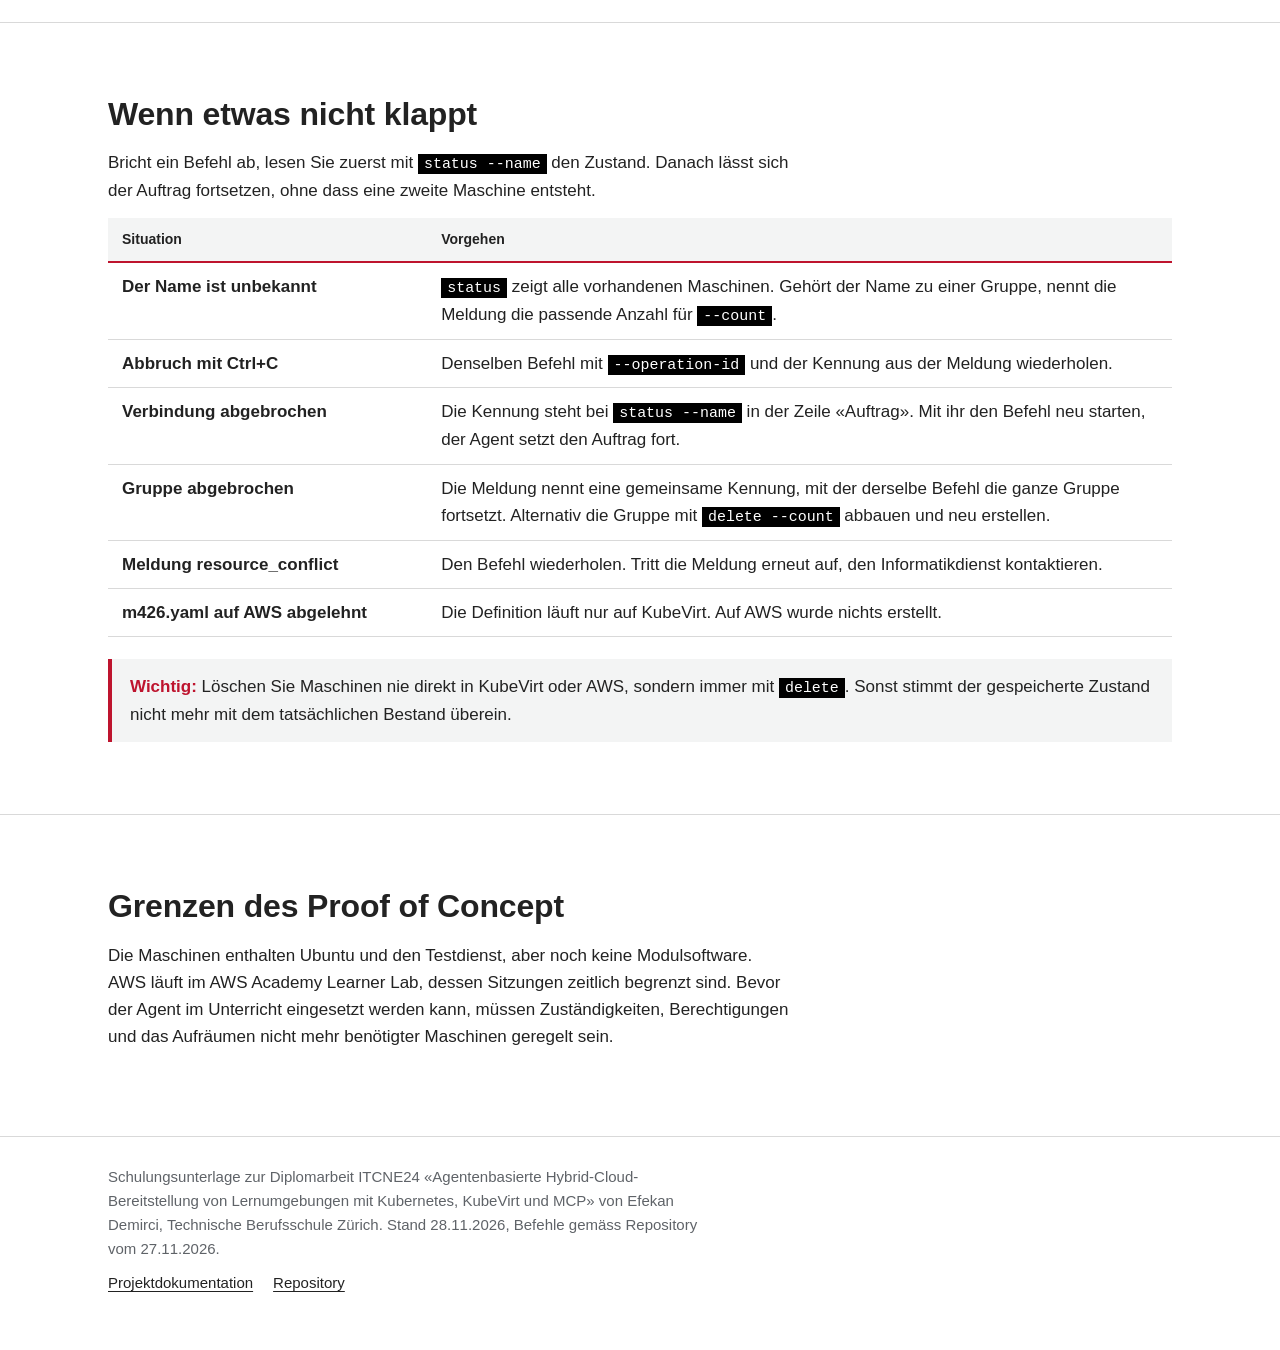
<file: docs/schulung/index.html>
<!DOCTYPE html>
<html lang="de-CH">
<head>
<meta charset="utf-8">
<meta name="viewport" content="width=device-width, initial-scale=1">
<title>Schulung Lernumgebungen, Diplomarbeit ITCNE24</title>
<meta name="description" content="Schulungsseite für Lehrpersonen: Lernumgebungen mit dem Agenten auf KubeVirt und AWS bereitstellen.">
<link rel="icon" href="data:,">
<style>
:root{color-scheme:light;--red:#be142e;--red-dark:#9a1025;--ink:#222;--mute:#5f6368;--rule:#d9d9d9;--pale:#f3f4f4;--field:#767676}
*{box-sizing:border-box;min-width:0}
[hidden]{display:none!important}
html{background:#fff;scroll-padding-top:64px}
@media (prefers-reduced-motion:no-preference){html{scroll-behavior:smooth}}
body{margin:0;background:#fff;color:var(--ink);font:17px/1.6 Arial,Helvetica,sans-serif;-webkit-text-size-adjust:100%}
code,pre{font-family:Consolas,Menlo,"Courier New",monospace}
code{font-size:.88em;background:#000;color:#fff;padding:2px 6px;-webkit-box-decoration-break:clone;box-decoration-break:clone}
code.ausgabe{background:var(--pale);color:var(--ink)}
.tok{white-space:nowrap}
a{color:var(--red);text-underline-offset:3px}
a:hover{color:var(--red-dark)}
.wrap{max-width:1160px;margin:0 auto;padding-inline:clamp(18px,5vw,48px)}
.sr{position:absolute;width:1px;height:1px;overflow:hidden;clip-path:inset(50%);white-space:nowrap}
:focus-visible{outline:3px solid var(--red);outline-offset:2px}
.top{border-top:6px solid var(--red);border-bottom:1px solid var(--rule)}
.top .wrap{display:flex;justify-content:space-between;align-items:center;gap:16px;min-height:58px;font-size:15px}
.brand{display:flex;align-items:center;gap:10px;font-weight:700}
.brand i{width:14px;height:14px;background:var(--red);flex:none}
.top a{color:var(--ink)}
.top a:hover{color:var(--red)}
.hero{padding-block:clamp(40px,6vw,76px) clamp(40px,5vw,64px)}
.hero-grid{display:grid;grid-template-columns:minmax(0,1fr) minmax(0,1.05fr);gap:clamp(28px,4vw,56px);align-items:center}
.kind{margin:0 0 12px;color:var(--red);font-weight:700;font-size:16px}
h1{font-size:clamp(36px,4.6vw,54px);line-height:1.08;letter-spacing:-.015em;margin:0 0 20px}
.lead{margin:0;font-size:19px;max-width:34em}
.run{margin:0;background:var(--pale);border-left:4px solid var(--red);padding:22px 24px 18px}
.run code{font-size:14px;line-height:2}
.log{margin:14px 0 0;font-size:14px;line-height:1.65;white-space:pre-wrap;overflow-wrap:anywhere}
.log .skip{color:var(--mute)}
.run figcaption{margin-top:12px;font-size:13px;color:var(--mute)}
.flow{list-style:none;margin:clamp(40px,5vw,60px) 0 0;padding:0;display:grid;grid-template-columns:repeat(4,minmax(0,1fr));gap:0 28px;border-top:2px solid var(--red)}
.flow li{position:relative;padding-top:20px;display:flex;flex-direction:column;gap:2px}
.flow li::before{content:"";position:absolute;top:-7px;left:0;width:12px;height:12px;background:var(--red)}
.flow b{font-size:18px}
.flow span{color:var(--mute);font-size:15px;line-height:1.45}
.nav{position:sticky;top:0;z-index:5;background:#fff;border-block:1px solid var(--rule)}
.nav .wrap{display:flex;gap:4px;overflow-x:auto;scrollbar-width:none}
.nav a{flex:none;color:var(--ink);text-decoration:none;font-size:15px;padding:13px 10px 11px;border-bottom:3px solid transparent}
.nav a:hover,.nav a[aria-current]{color:var(--red);border-bottom-color:var(--red)}
.sec{padding-block:clamp(44px,6vw,72px);border-bottom:1px solid var(--rule)}
.sec:last-child{border-bottom:0}
h2{font-size:clamp(26px,2.8vw,32px);line-height:1.2;letter-spacing:-.005em;margin:0 0 16px}
h3{font-size:18px;line-height:1.3;margin:0 0 4px}
p{margin:0 0 14px;max-width:72ch}
.two{display:grid;grid-template-columns:minmax(0,1fr) minmax(0,1fr);gap:clamp(28px,4vw,48px);align-items:start}
.tool{display:grid;grid-template-columns:minmax(0,1.05fr) minmax(0,.95fr);gap:clamp(24px,3vw,40px);align-items:start;margin-top:24px}
.panel{border:1px solid var(--rule);padding:clamp(18px,2.4vw,28px)}
.field{margin-bottom:18px}
.lab{display:block;font-weight:700;font-size:15px;margin-bottom:6px}
.seg{display:flex;flex-wrap:wrap;padding:0 1px 1px 0}
.seg button{position:relative;font:16px Arial,Helvetica,sans-serif;min-height:44px;padding:0 16px;margin:0 -1px -1px 0;border:1px solid var(--field);background:#fff;color:var(--ink);cursor:pointer}
.seg.mono button{font:15px Consolas,Menlo,"Courier New",monospace;padding:0 13px}
.seg button:hover{z-index:1;border-color:var(--red);color:var(--red)}
.seg button[aria-pressed=true]{z-index:2;background:var(--red);border-color:var(--red);color:#fff;font-weight:700}
input[type=text],input[type=number],select{font:17px Arial,Helvetica,sans-serif;width:100%;min-height:46px;padding:8px 12px;border:1px solid var(--field);border-radius:0;background:#fff;color:var(--ink)}
input:disabled{background:var(--pale);color:var(--mute)}
.row2{display:grid;grid-template-columns:minmax(0,1fr) minmax(0,1fr);gap:14px;align-items:start}
.check{display:flex;align-items:center;gap:10px;min-height:44px;cursor:pointer}
.check input{width:20px;height:20px;margin:0;accent-color:var(--red);flex:none}
.err{font-size:15px;color:var(--red);margin-top:6px;font-weight:700}
.err:empty{display:none}
.hint{font-size:14px;color:var(--mute);margin-top:6px}
.out{position:sticky;top:76px}
.cmd{background:#000;color:#fff;padding:18px 20px;font-size:15px;line-height:1.7;white-space:normal;margin:0 0 14px;min-height:96px}
.cmd .p{color:#9aa0a6;user-select:none}
.copy{font:700 16px Arial,Helvetica,sans-serif;min-height:46px;padding:0 20px;border:0;background:var(--red);color:#fff;cursor:pointer}
.copy:hover{background:var(--red-dark)}
.copy:disabled{opacity:.4;cursor:not-allowed}
.desc{max-width:none;margin:16px 0 0;padding-top:12px;border-top:1px solid var(--rule);font-size:15px;color:var(--mute)}
.what{margin:10px 0 0;padding:0;list-style:none}
.small{font:14px Arial,Helvetica,sans-serif;min-height:34px;padding:0 12px;background:#fff;color:var(--ink);border:1px solid var(--ink);cursor:pointer}
.small:hover{border-color:var(--red);color:var(--red)}
.steps{list-style:none;counter-reset:s;margin:24px 0 22px;padding:0;border-bottom:1px solid var(--rule)}
.steps>li{counter-increment:s;display:grid;grid-template-columns:56px minmax(0,1fr);gap:12px;padding:20px 0;border-top:1px solid var(--rule)}
.steps>li::before{content:counter(s);color:var(--red);font-weight:700;font-size:30px;line-height:1}
.steps p{margin:0}
.cmdline{display:grid;grid-template-columns:minmax(0,max-content) auto;justify-content:start;align-items:start;gap:8px;margin-top:10px}
.cmdline code{display:block;padding:5px 9px;line-height:1.5}
table{width:100%;border-collapse:collapse;margin:8px 0 22px}
th{background:var(--pale);text-align:left;font-size:14px;padding:10px 14px;border-bottom:2px solid var(--red)}
td{padding:10px 14px;border-bottom:1px solid var(--rule);vertical-align:top}
.stat td:first-child{font:14px/1.55 Consolas,Menlo,"Courier New",monospace;width:48%;overflow-wrap:anywhere}
.stat tr.key td{font-weight:700}
.stat tr.key td:first-child{box-shadow:inset 4px 0 var(--red)}
.cases td:first-child{font-weight:700;width:30%}
.gcmd{padding:14px 0;border-top:1px solid var(--rule)}
.gcmd:first-child{border-top:0;padding-top:0}
.gcmd:last-child{padding-bottom:0}
.gcmd .gt{font-weight:700;font-size:15px}
.callout{background:var(--pale);border-left:4px solid var(--red);padding:14px 18px;max-width:none;margin:6px 0 0}
.callout b{color:var(--red)}
.foot{border-top:1px solid var(--rule);color:var(--mute);font-size:15px;padding-block:28px 44px}
.foot p{margin:0 0 10px}
.foot a{color:var(--ink);margin-right:20px}
.foot a:hover{color:var(--red)}
@media (max-width:960px){.hero-grid,.tool,.two{grid-template-columns:minmax(0,1fr)}.out{position:static}.flow{grid-template-columns:minmax(0,1fr) minmax(0,1fr);gap:28px;border-top:0}.flow li{border-top:2px solid var(--red)}}
@media (max-width:600px){body{font-size:16px}.lead{font-size:17px}.flow,.row2{grid-template-columns:minmax(0,1fr)}.steps>li{grid-template-columns:40px minmax(0,1fr)}.steps>li::before{font-size:26px}.top .wrap{font-size:14px}.cmdline{grid-template-columns:minmax(0,max-content)}.cmdline .small{justify-self:start}
  .stat thead,.cases thead{display:none}.stat tr,.cases tr{display:block;padding:10px 0;border-bottom:1px solid var(--rule)}.stat td,.cases td{display:block;width:auto!important;padding:2px 0;border:0}
  .stat tr.key{box-shadow:inset 4px 0 var(--red);padding-left:12px}.stat tr.key td:first-child{box-shadow:none}}
@media print{.nav,#baukasten,button{display:none!important}code{background:none!important;color:#000!important;border:1px solid #767676}.run{background:none;border:1px solid #767676;border-left:4px solid var(--red)}.hero-grid{grid-template-columns:minmax(0,1fr)}.sec{padding-block:16px}.steps>li,tr,.gcmd,.flow li{break-inside:avoid}h2,h3{break-after:avoid}}
</style>
</head>
<body>
<header class="top"><div class="wrap">
  <span class="brand"><i aria-hidden="true"></i>Diplomarbeit ITCNE24</span>
  <a href="https://cancani.com/diplomarbeit/">Projektdokumentation</a>
</div></header>

<section class="hero">
  <div class="wrap hero-grid">
    <div>
      <p class="kind">Schulung für Lehrpersonen</p>
      <h1>Lernumgebungen mit dem Agenten bereitstellen</h1>
      <p class="lead">Sie beschreiben die Maschine in einer YAML-Datei und erstellen sie mit einem Befehl, auf KubeVirt genauso wie auf AWS. Auf dieser Seite stellen Sie die Befehle zusammen und kopieren sie ins Terminal. Hintergründe stehen in der Lernunterlage zur Schulung.</p>
    </div>
    <figure class="run">
      <code>python -m agent create modell/beispiele/referenz.yaml --platform kubevirt --name demo-01</code>
      <pre class="log">Maschine: demo-01
Auftrag: 8e3b41c7f02a49d5b6c1e97a04d23f6b
Lernumgebung wird erstellt.
<span class="skip">…</span>
VM- und HTTP-Bereitschaft werden geprüft.
VM läuft. HTTP-Dienst noch nicht bestätigt. Zeitlimit in 14 min 33 s.
<b>Lernumgebung erfolgreich erstellt. VM und HTTP-Dienst sind bereit.</b>
HTTP: http://192.0.2.10:31119/
SSH: 192.0.2.10, Port 32718</pre>
      <figcaption>Ausgabe von create, gekürzt. Adresse, Ports und Kennung sind Platzhalter.</figcaption>
    </figure>
  </div>
  <div class="wrap">
    <ol class="flow" aria-label="Von der Definition zur Maschine">
      <li><b>Definition</b><span>Eine YAML-Datei beschreibt die Maschine.</span></li>
      <li><b>Agent</b><span>Prüft die Definition und führt den Auftrag aus.</span></li>
      <li><b>Plattform</b><span>KubeVirt auf dem lokalen Server oder AWS.</span></li>
      <li><b>Maschine</b><span>Bereit, sobald der Testdienst antwortet.</span></li>
    </ol>
  </div>
</section>

<nav class="nav" aria-label="Abschnitte"><div class="wrap">
  <a href="#baukasten">Baukasten</a><a href="#ablauf">Ablauf</a><a href="#status">Status</a><a href="#gruppe">Gruppen</a><a href="#probleme">Probleme</a><a href="#grenzen">Grenzen</a>
</div></nav>

<main>
<section class="sec" id="baukasten"><div class="wrap">
  <h2>Befehlsbaukasten</h2>
  <p>Wählen Sie Aktion, Plattform und Name. Der Baukasten setzt daraus den passenden Befehl zusammen. Alle Befehle laufen auf dem Agentenhost im Verzeichnis <code>~/diplomarbeit</code>, nachdem Sie die Python-Umgebung mit <code>source .venv/bin/activate</code> aktiviert haben.</p>
  <div class="tool">
    <form class="panel" id="form" autocomplete="off">
      <div class="field"><span class="lab">Aktion</span><div class="seg mono" id="act" role="group" aria-label="Aktion">
        <button type="button" data-v="create" aria-pressed="true">create</button><button type="button" data-v="status" aria-pressed="false">status</button><button type="button" data-v="reset" aria-pressed="false">reset</button><button type="button" data-v="delete" aria-pressed="false">delete</button><button type="button" data-v="platform-status" aria-pressed="false">platform-status</button>
      </div></div>
      <div class="field" id="f-scope"><span class="lab">Umfang</span><div class="seg" id="scope" role="group" aria-label="Umfang">
        <button type="button" data-v="all" aria-pressed="false">Übersicht</button><button type="button" data-v="one" aria-pressed="true">Maschine oder Gruppe</button>
      </div></div>
      <div class="field" id="f-plat"><span class="lab">Plattform</span><div class="seg" id="plat" role="group" aria-label="Plattform">
        <button type="button" data-v="kubevirt" aria-pressed="true">KubeVirt</button><button type="button" data-v="aws" aria-pressed="false">AWS</button>
      </div></div>
      <div class="field" id="f-def"><label class="lab" for="def">Definition</label><select id="def">
        <option value="referenz">referenz.yaml (Grundgrösse)</option><option value="m239">m239.yaml (Modulprofil)</option><option value="m254">m254.yaml (Modulprofil)</option><option value="m426">m426.yaml (nur KubeVirt)</option>
      </select></div>
      <div class="field" id="f-name"><label class="lab" for="name">Name der Maschine</label><input type="text" id="name" value="demo-01" spellcheck="false" autocapitalize="off"><div class="err" id="e-name" aria-live="polite"></div></div>
      <div class="row2" id="f-num">
        <div class="field"><label class="lab" for="count">Anzahl Maschinen</label><input type="number" id="count" min="1" max="30" value="1"><div class="err" id="e-count" aria-live="polite"></div></div>
        <div class="field" id="f-par"><label class="lab" for="par">Davon gleichzeitig</label><input type="number" id="par" min="1" max="30" value="1" aria-describedby="h-par"><div class="hint" id="h-par">Nur auf KubeVirt</div></div>
      </div>
      <label class="check" id="f-all"><input type="checkbox" id="all">Auch abgebaute Maschinen zeigen</label>
      <label class="check" id="f-resume"><input type="checkbox" id="resume">Unterbrochenen Auftrag fortsetzen</label>
      <div class="field" id="f-op"><label class="lab" for="op">Operationskennung aus der Meldung oder der Zeile «Auftrag»</label><input type="text" id="op" spellcheck="false" autocapitalize="off" placeholder="zum Beispiel 8e3b41c7f02a49d5b6c1e97a04d23f6b"><div class="err" id="e-op" aria-live="polite"></div></div>
    </form>
    <div class="out">
      <span class="lab" id="cmd-lab">Ihr Befehl</span>
      <pre class="cmd" id="cmd" aria-labelledby="cmd-lab"></pre>
      <button type="button" class="copy" id="copy">Befehl kopieren</button>
      <p class="desc" id="desc" aria-live="polite"></p>
      <ul class="what" id="what"></ul>
    </div>
  </div>
</div></section>

<section class="sec" id="ablauf"><div class="wrap">
  <h2>Ablauf für eine Lektion</h2>
  <p>Für eine Lektion mit einer Testmaschine gehen Sie so vor.</p>
  <ol class="steps" id="steps"></ol>
  <p>Die Plattform geben Sie nur bei <code>create</code> an, die übrigen Befehle lesen sie aus dem gespeicherten Zustand. Eine kurze Hilfe zu jedem Befehl zeigt zum Beispiel <code>python -m agent reset --help</code>.</p>
</div></section>

<section class="sec" id="status"><div class="wrap">
  <h2>Den Status lesen</h2>
  <p><code>status --name</code> zeigt, was der Agent gespeichert hat, und fragt gleichzeitig die Plattform nach dem aktuellen Zustand. Adresse, Ports und Kennung im Beispiel sind Platzhalter.</p>
  <table class="stat"><thead><tr><th scope="col">Zeile in der Ausgabe</th><th scope="col">Bedeutung</th></tr></thead><tbody id="stat"></tbody></table>
  <p>Eine laufende VM heisst noch nicht, dass die Lernenden arbeiten können. Massgebend ist die Zeile HTTP-Dienst.</p>
  <h3>Zugang in die Maschine</h3>
  <p>Den Zugang öffnen Sie vom Agentenhost aus, Host und Port stehen in der Zeile SSH: <code>ssh -i &lt;privater Schlüssel&gt; -p &lt;Port&gt; ubuntu@&lt;Host&gt;</code>. Auf AWS gilt Port 22, dort entfällt <code>-p &lt;Port&gt;</code>. Nach einem Reset können sich Adresse und Port ändern.</p>
</div></section>

<section class="sec" id="gruppe"><div class="wrap two">
  <div>
    <h2>Mehrere Maschinen als Gruppe</h2>
    <p>Mit <code>--count</code> entstehen mehrere gleiche Maschinen. Aus <code>--name klasse --count 3</code> werden <code>klasse-1</code>, <code>klasse-2</code> und <code>klasse-3</code>, auf KubeVirt mit <code>--parallel</code> auch gleichzeitig.</p>
    <p>Mit derselben Anzahl gelten <code>status</code>, <code>reset</code> und <code>delete</code> für die ganze Gruppe. Reset und Abbau bearbeiten die Maschinen dabei nacheinander. Eine einzelne Maschine sprechen Sie mit ihrem vollen Namen an.</p>
    <p>Bricht eine Gruppe ab, nennt die Meldung eine gemeinsame Kennung. Mit ihr setzt derselbe Befehl die ganze Gruppe fort.</p>
  </div>
  <div class="panel" id="groupcmds"></div>
</div></section>

<section class="sec" id="probleme"><div class="wrap">
  <h2>Wenn etwas nicht klappt</h2>
  <p>Bricht ein Befehl ab, lesen Sie zuerst mit <code>status --name</code> den Zustand. Danach lässt sich der Auftrag fortsetzen, ohne dass eine zweite Maschine entsteht.</p>
  <table class="cases"><thead><tr><th scope="col">Situation</th><th scope="col">Vorgehen</th></tr></thead><tbody id="cases"></tbody></table>
  <p class="callout"><b>Wichtig:</b> Löschen Sie Maschinen nie direkt in KubeVirt oder AWS, sondern immer mit <code>delete</code>. Sonst stimmt der gespeicherte Zustand nicht mehr mit dem tatsächlichen Bestand überein.</p>
</div></section>

<section class="sec" id="grenzen"><div class="wrap">
  <h2>Grenzen des Proof of Concept</h2>
  <p>Die Maschinen enthalten Ubuntu und den Testdienst, aber noch keine Modulsoftware. AWS läuft im AWS Academy Learner Lab, dessen Sitzungen zeitlich begrenzt sind. Bevor der Agent im Unterricht eingesetzt werden kann, müssen Zuständigkeiten, Berechtigungen und das Aufräumen nicht mehr benötigter Maschinen geregelt sein.</p>
</div></section>
</main>

<footer class="foot"><div class="wrap">
  <p>Schulungsunterlage zur Diplomarbeit ITCNE24 «Agentenbasierte Hybrid-Cloud-Bereitstellung von Lernumgebungen mit Kubernetes, KubeVirt und MCP» von Efekan Demirci, Technische Berufsschule Zürich. Stand 28.11.2026, Befehle gemäss Repository vom 27.11.2026.</p>
  <p><a href="https://cancani.com/diplomarbeit/">Projektdokumentation</a><a href="https://github.com/Cancani/diplomarbeit">Repository</a></p>
</div></footer>
<div class="sr" id="live" aria-live="polite"></div>

<script>
(() => {
const $ = id => document.getElementById(id);
const esc = s => String(s).replace(/[&<>"']/g, c => ({'&': '&amp;', '<': '&lt;', '>': '&gt;', '"': '&quot;', "'": '&#39;'}[c]));
const tokens = s => String(s).split(' ').map(t => (t.length > 24 ? t.split('/') : [t]).map(u => `<span class="tok">${esc(u)}</span>`).join('/<wbr>')).join(' ');
const fmt = s => esc(s).replace(/`([^`]+)`/g, '<code>$1</code>');
const A = 'python -m agent ';
const ID = /^[a-z0-9]+(?:-[a-z0-9]+)*$/;

function tokenize() {
  for (const el of document.querySelectorAll('code')) {
    if (el.dataset.tok) continue;
    el.dataset.tok = '1';
    el.innerHTML = tokens(el.textContent);
  }
}

async function copyText(text, button) {
  let ok = false;
  try { await navigator.clipboard.writeText(text); ok = true } catch (e) {}
  if (!ok) {
    try {
      const t = document.createElement('textarea');
      t.value = text; t.setAttribute('readonly', ''); t.style.position = 'fixed'; t.style.opacity = '0';
      document.body.appendChild(t); t.select(); ok = document.execCommand('copy'); t.remove();
    } catch (e) {}
  }
  if (button) {
    if (!button.dataset.label) button.dataset.label = button.textContent;
    button.textContent = ok ? 'Kopiert' : 'Bitte markieren';
    clearTimeout(button._timer);
    button._timer = setTimeout(() => { button.textContent = button.dataset.label }, 1800);
  }
  $('live').textContent = ok ? 'In die Zwischenablage kopiert.' : 'Kopieren nicht möglich, bitte von Hand markieren.';
}
document.addEventListener('click', e => {
  const b = e.target.closest('button[data-copy]');
  if (b && !b.disabled) copyText(b.dataset.copy, b);
});
const line = cmd => `<div class="cmdline"><code>${esc(cmd)}</code><button type="button" class="small" data-copy="${esc(cmd)}">Kopieren</button></div>`;

const S = {act: 'create', plat: 'kubevirt', scope: 'one'};
const CHANGING = ['create', 'reset', 'delete'];
const press = (id, v) => { for (const b of $(id).querySelectorAll('button')) b.setAttribute('aria-pressed', String(b.dataset.v === v)) };
function normalize() {
  const count = Math.min(30, Math.max(1, parseInt($('count').value, 10) || 1));
  $('count').value = count;
  $('par').value = Math.min(count, Math.max(1, parseInt($('par').value, 10) || 1));
}
function build() {
  const act = S.act, kv = S.plat === 'kubevirt';
  const overview = act === 'status' && S.scope === 'all';
  const named = act !== 'platform-status' && !overview;
  const resume = CHANGING.includes(act) && $('resume').checked;
  const show = (id, on) => { $(id).hidden = !on };
  show('f-scope', act === 'status'); show('f-plat', act === 'create' || act === 'platform-status');
  show('f-def', act === 'create'); show('f-name', named); show('f-num', named); show('f-par', act === 'create');
  show('f-all', overview); show('f-resume', CHANGING.includes(act)); show('f-op', resume);

  const name = $('name').value.trim(), def = $('def').value, op = $('op').value.trim();
  const rawCount = Number($('count').value);
  const countOk = Number.isInteger(rawCount) && rawCount >= 1 && rawCount <= 30;
  const count = countOk ? rawCount : Math.min(30, Math.max(1, Math.trunc(rawCount) || 1));
  const parOn = act === 'create' && kv && count > 1;
  $('par').disabled = !parOn;
  if (!parOn) $('par').value = 1;
  $('par').max = count;
  const par = Math.min(count, Math.max(1, parseInt($('par').value, 10) || 1));

  let nameErr = '';
  if (named) {
    const longest = count > 1 ? `${name}-${count}` : name;
    if (!name) nameErr = 'Bitte einen Namen angeben.';
    else if (!ID.test(name) || longest.length > 63) nameErr = 'Erlaubt sind Kleinbuchstaben, Ziffern und einzelne Bindestriche, höchstens 63 Zeichen. Beispiel: demo-01';
  }
  const countErr = named && !countOk ? 'Erlaubt sind 1 bis 30 Maschinen.' : '';
  const opErr = resume && op && !ID.test(op) ? 'Die Kennung besteht aus Kleinbuchstaben, Ziffern und Bindestrichen.' : '';
  $('e-name').textContent = nameErr; $('e-count').textContent = countErr; $('e-op').textContent = opErr;

  const errs = [];
  const nm = name || '<Name>';
  let c;
  if (act === 'platform-status') {
    c = A + 'platform-status --platform ' + S.plat;
  } else if (overview) {
    c = A + 'status' + ($('all').checked ? ' --all' : '');
  } else {
    c = A + act + (act === 'create' ? ` modell/beispiele/${def}.yaml --platform ${S.plat}` : '') + ' --name ' + nm;
    if (count > 1) c += ' --count ' + count;
    if (parOn && par > 1) c += ' --parallel ' + par;
    if (resume) c += ' --operation-id ' + (op || '<Kennung>');
    if (act === 'create' && def === 'm426' && !kv) errs.push('m426.yaml läuft nur auf KubeVirt. Auf AWS lehnt der Agent den Befehl ab.');
  }
  $('cmd').innerHTML = '<span class="p" aria-hidden="true">$ </span>' + tokens(c);
  $('copy').dataset.copy = c;
  $('copy').disabled = Boolean(nameErr || countErr || opErr || errs.length);
  $('what').innerHTML = errs.map(e => `<li class="err">${esc(e)}</li>`).join('');

  const DESC = {
    'create': 'Legt die Maschine aus der Definition an und wartet, bis der Testdienst antwortet. Das dauert einige Minuten.',
    'status': 'Zeigt Zustand und Zugang der Maschine. Der Befehl ändert nichts.',
    'reset': 'Erstellt die Maschine aus der gespeicherten Definition neu. Daten in der Maschine gehen dabei verloren.',
    'delete': 'Baut die Maschine vollständig ab. In der Übersicht erscheint sie danach nicht mehr.',
    'platform-status': 'Prüft die Verbindung zur Plattform, ohne etwas zu ändern.'};
  let d = overview ? 'Zeigt alle vorhandenen Maschinen, nach Namen sortiert.' + ($('all').checked ? ' Abgebaute Maschinen erscheinen ebenfalls.' : '') : DESC[act];
  if (named && count > 1 && name && !nameErr) d += ` Die Gruppe umfasst ${name}-1 bis ${name}-${count}.`;
  if (resume) d += ' Mit der Kennung setzt der Agent den unterbrochenen Auftrag fort, ohne eine zweite Maschine anzulegen.';
  $('desc').textContent = d;
}
$('act').addEventListener('click', e => { const b = e.target.closest('button'); if (!b) return; S.act = b.dataset.v; press('act', S.act); build() });
$('scope').addEventListener('click', e => { const b = e.target.closest('button'); if (!b) return; S.scope = b.dataset.v; press('scope', S.scope); build() });
$('plat').addEventListener('click', e => { const b = e.target.closest('button'); if (!b) return; S.plat = b.dataset.v; press('plat', S.plat); build() });
$('form').addEventListener('input', build);
$('form').addEventListener('change', e => { if (e.target.id === 'count' || e.target.id === 'par') normalize(); build() });
$('form').addEventListener('submit', e => e.preventDefault());

const STEPS = [
  ['Vorbereiten', 'Python-Umgebung aktivieren, die Plattform prüfen und nachsehen, ob der gewünschte Name noch frei ist.',
    ['cd ~/diplomarbeit && source .venv/bin/activate', A + 'platform-status --platform kubevirt', A + 'status']],
  ['Erstellen', 'Der Agent wartet, bis der Testdienst antwortet. Das dauert einige Minuten.',
    [A + 'create modell/beispiele/referenz.yaml --platform kubevirt --name demo-01']],
  ['Prüfen', 'Die Ausgabe muss «HTTP-Dienst: Bereit» zeigen und nennt die Adressen für HTTP und SSH.',
    [A + 'status --name demo-01']],
  ['Zurücksetzen, falls nötig', 'Die Maschine wird neu erstellt, Daten darin gehen verloren.',
    [A + 'reset --name demo-01']],
  ['Abbauen', 'Nach dem Unterricht entfernt `delete` die Maschine vollständig.',
    [A + 'delete --name demo-01']]];
$('steps').innerHTML = STEPS.map(s => `<li><div><h3>${esc(s[0])}</h3><p>${fmt(s[1])}</p>${s[2].map(line).join('')}</div></li>`).join('');

const STAT = [
  ['Maschine: demo-01', 'Der Name, den Sie beim Erstellen gewählt haben.'],
  ['Auftrag: 8e3b41c7f02a49d5b6c1e97a04d23f6b', 'Kennung des letzten Auftrags, nur zum Fortsetzen nach einem Abbruch nötig.'],
  ['Gespeicherter Zustand: Bereit', 'Was der Agent zuletzt festgehalten hat, etwa Bereit, Wird erstellt oder Fehler.'],
  ['VM: Läuft', 'Zustand der virtuellen Maschine auf der Plattform.'],
  ['VM-Bereitschaft: Ja', 'Die Plattform meldet die VM als bereit.'],
  ['HTTP-Dienst: Bereit', 'Der Testdienst antwortet, die Maschine ist bereit.', true],
  ['Virtuelle Maschinen: 1', 'Anzahl VMs, im Normalfall 1.'],
  ['Zugehörige Ressourcen: 7 (Ausführung 2, Speicher 3, Netzwerk 2)', 'Weitere Ressourcen für Ausführung, Speicher und Netzwerk.'],
  ['HTTP: http://192.0.2.10:31119/', 'Adresse des Testdienstes.'],
  ['SSH: 192.0.2.10, Port 32718', 'Host und Port für den Zugang.']];
$('stat').innerHTML = STAT.map(r => `<tr${r[2] ? ' class="key"' : ''}><td>${esc(r[0])}</td><td>${esc(r[1])}</td></tr>`).join('');

const GROUP = [
  ['Drei Maschinen gleichzeitig erstellen', 'create modell/beispiele/referenz.yaml --platform kubevirt --name klasse --count 3 --parallel 3'],
  ['Zustand der Gruppe', 'status --name klasse --count 3'],
  ['Eine Maschine zurücksetzen', 'reset --name klasse-2'],
  ['Alle zurücksetzen', 'reset --name klasse --count 3'],
  ['Alle abbauen', 'delete --name klasse --count 3']];
$('groupcmds').innerHTML = GROUP.map(g => `<div class="gcmd"><div class="gt">${esc(g[0])}</div>${line(A + g[1])}</div>`).join('');

const CASES = [
  ['Der Name ist unbekannt', '`status` zeigt alle vorhandenen Maschinen. Gehört der Name zu einer Gruppe, nennt die Meldung die passende Anzahl für `--count`.'],
  ['Abbruch mit Ctrl+C', 'Denselben Befehl mit `--operation-id` und der Kennung aus der Meldung wiederholen.'],
  ['Verbindung abgebrochen', 'Die Kennung steht bei `status --name` in der Zeile «Auftrag». Mit ihr den Befehl neu starten, der Agent setzt den Auftrag fort.'],
  ['Gruppe abgebrochen', 'Die Meldung nennt eine gemeinsame Kennung, mit der derselbe Befehl die ganze Gruppe fortsetzt. Alternativ die Gruppe mit `delete --count` abbauen und neu erstellen.'],
  ['Meldung resource_conflict', 'Den Befehl wiederholen. Tritt die Meldung erneut auf, den Informatikdienst kontaktieren.'],
  ['m426.yaml auf AWS abgelehnt', 'Die Definition läuft nur auf KubeVirt. Auf AWS wurde nichts erstellt.']];
$('cases').innerHTML = CASES.map(c => `<tr><td>${esc(c[0])}</td><td>${fmt(c[1])}</td></tr>`).join('');

const links = [...document.querySelectorAll('.nav a')];
const targets = links.map(a => document.querySelector(a.getAttribute('href')));
let pending = false;
function markNav() {
  pending = false;
  let current = null;
  for (const t of targets) if (t.getBoundingClientRect().top <= 96) current = t;
  if (innerHeight + scrollY >= document.documentElement.scrollHeight - 4) current = targets[targets.length - 1];
  for (const [i, a] of links.entries()) {
    if (targets[i] === current) a.setAttribute('aria-current', 'location'); else a.removeAttribute('aria-current');
  }
}
addEventListener('scroll', () => { if (!pending) { pending = true; requestAnimationFrame(markNav) } }, {passive: true});

build();
tokenize();
markNav();
})();
</script>
</body>
</html>
</file>
